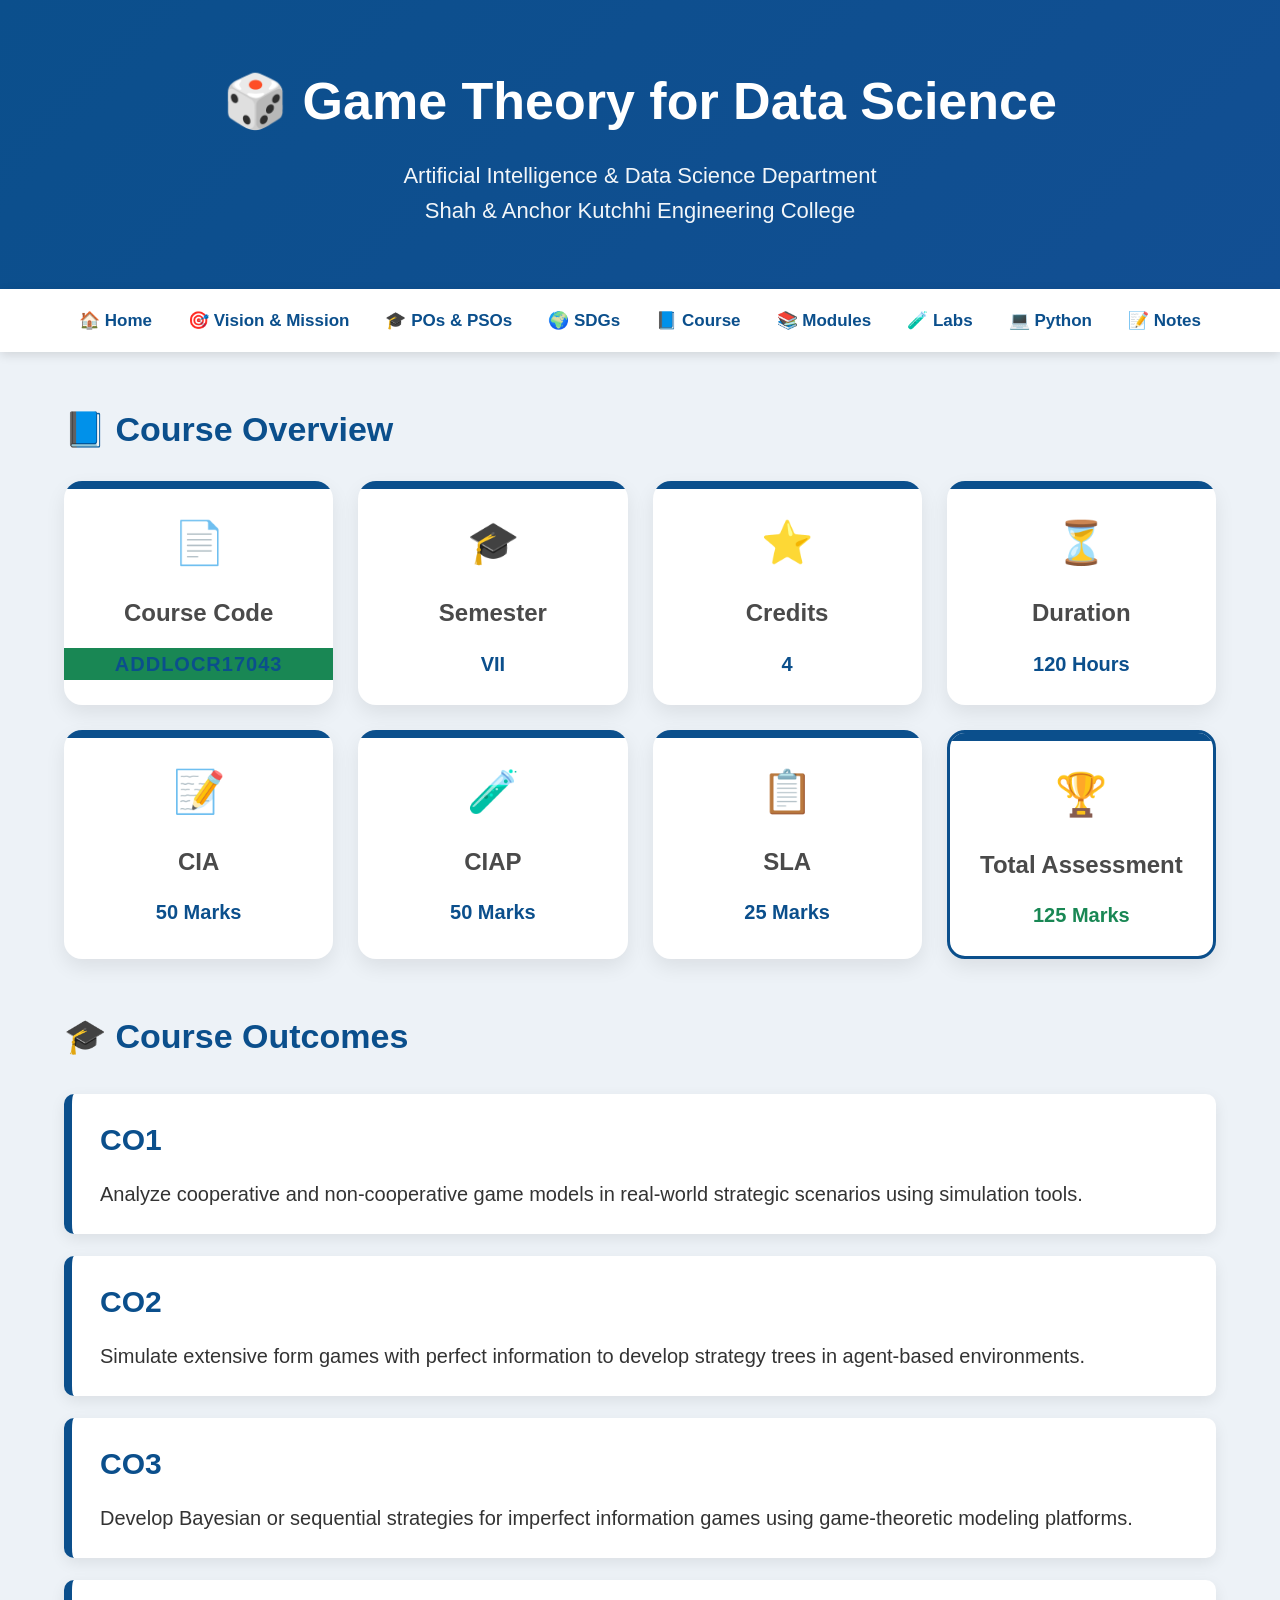
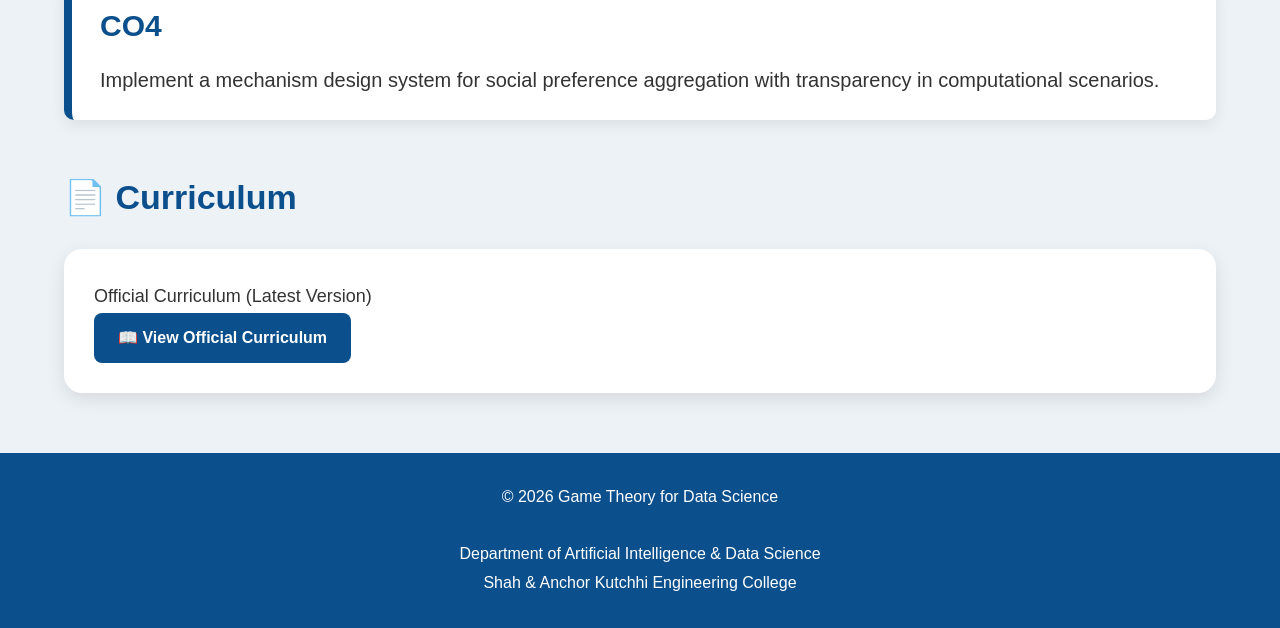
<file: pages/course.html>
<!DOCTYPE html>
<html lang="en">

<head>

    <meta charset="UTF-8">
    <meta name="viewport" content="width=device-width, initial-scale=1.0">

    <title>Course Information | Game Theory for Data Science</title>

    <link rel="stylesheet" href="../css/style.css">

</head>

<body>

<!-- ================= HEADER ================= -->
<header>

<div class="hero">

<h1>🎲 Game Theory for Data Science</h1>

<p>
Artificial Intelligence & Data Science Department
<br>
Shah & Anchor Kutchhi Engineering College
</p>

</div>

</header>

<!-- ================= NAVIGATION ================= -->
<nav>

<ul>

<li><a href="../index.html">🏠 Home</a></li>
<li><a href="vision.html">🎯 Vision & Mission</a></li>
<li><a href="outcomes.html">🎓 POs & PSOs</a></li>
<li><a href="sdgs.html">🌍 SDGs</a></li>
<li><a href="course.html">📘 Course</a></li>
<li><a href="modules.html">📚 Modules</a></li>
<li><a href="labs.html">🧪 Labs</a></li>
<li><a href="python.html">💻 Python</a></li>
<li><a href="notes.html">📝 Notes</a></li>


</ul>

</nav>

<section>

<h2>📘 Course Overview</h2>

<div class="overview-grid">

    <div class="overview-card">
        <div class="card-top"></div>
        <div class="icon">📄</div>
        <div class="label">Course Code</div>
        <div class="value code">ADDLOCR17043</div>
    </div>

    <div class="overview-card">
        <div class="card-top"></div>
        <div class="icon">🎓</div>
        <div class="label">Semester</div>
        <div class="value number">VII</div>
    </div>

    <div class="overview-card">
        <div class="card-top"></div>
        <div class="icon">⭐</div>
        <div class="label">Credits</div>
        <div class="value number">4</div>
    </div>

<!-- SECOND ROW -->




    <div class="overview-card">
        <div class="card-top"></div>
        <div class="icon">⏳</div>
        <div class="label">Duration</div>
        <div class="value duration">120 Hours</div>
    </div>

    <div class="overview-card">
        <div class="card-top"></div>
        <div class="icon">📝</div>
        <div class="label">CIA</div>
        <div class="value assessment">50 Marks</div>
    </div>

    <div class="overview-card">
        <div class="card-top"></div>
        <div class="icon">🧪</div>
        <div class="label">CIAP</div>
        <div class="value assessment">50 Marks</div>
    </div>

    <div class="overview-card">
        <div class="card-top"></div>
        <div class="icon">📋</div>
        <div class="label">SLA</div>
        <div class="value assessment">25 Marks</div>
    </div>

    <div class="overview-card highlight">
        <div class="card-top"></div>
        <div class="icon">🏆</div>
        <div class="label">Total Assessment</div>
        <div class="value assessment">125 Marks</div>
    </div>

</div>

</section>




<!-- ================= COURSE OUTCOMES ================= -->
<section>

<h2>🎓 Course Outcomes</h2>

<div class="co-list">

<div class="co-item">

<h3>CO1</h3>

<p>
Analyze cooperative and non-cooperative game models in real-world strategic scenarios using simulation tools.
</p>

</div>

<div class="co-item">

<h3>CO2</h3>

<p>
Simulate extensive form games with perfect information to develop strategy trees in agent-based environments.
</p>

</div>

<div class="co-item">

<h3>CO3</h3>

<p>
Develop Bayesian or sequential strategies for imperfect information games using game-theoretic modeling platforms.
</p>

</div>

<div class="co-item">

<h3>CO4</h3>

<p>
Implement a mechanism design system for social preference aggregation with transparency in computational scenarios.
</p>

</div>

</div>

</section>

<!-- ================= CURRICULUM ================= -->

<section>

<h2>📄 Curriculum</h2>

<div class="content-card">

<p>
Official Curriculum (Latest Version)
</p>

<a href="https://sakec-my.sharepoint.com/personal/bhagyashreen814_sakec_onmicrosoft_com/_layouts/15/onedrive.aspx?id=%2Fpersonal%2Fbhagyashreen814%5Fsakec%5Fonmicrosoft%5Fcom%2FDocuments%2FFinal%20Syllabus%20%5FNEP%5F2025%2D2026%2FNBA%20Syllabus%20Year%20wise%2FUG%5F2023%2D2027%2F23%20June%5FUpdated%5F2023%2D2027%20Batch%5Ffinal%2Epdf&parent=%2Fpersonal%2Fbhagyashreen814%5Fsakec%5Fonmicrosoft%5Fcom%2FDocuments%2FFinal%20Syllabus%20%5FNEP%5F2025%2D2026%2FNBA%20Syllabus%20Year%20wise%2FUG%5F2023%2D2027&ga=1"
target="_blank"
class="btn">

📖 View Official Curriculum

</a>

</div>

</section>


<!-- ================= FOOTER ================= -->

<footer>

<p>

© 2026 Game Theory for Data Science

<br><br>

Department of Artificial Intelligence & Data Science

<br>

Shah & Anchor Kutchhi Engineering College

</p>

</footer>

</body>

</html>
</file>
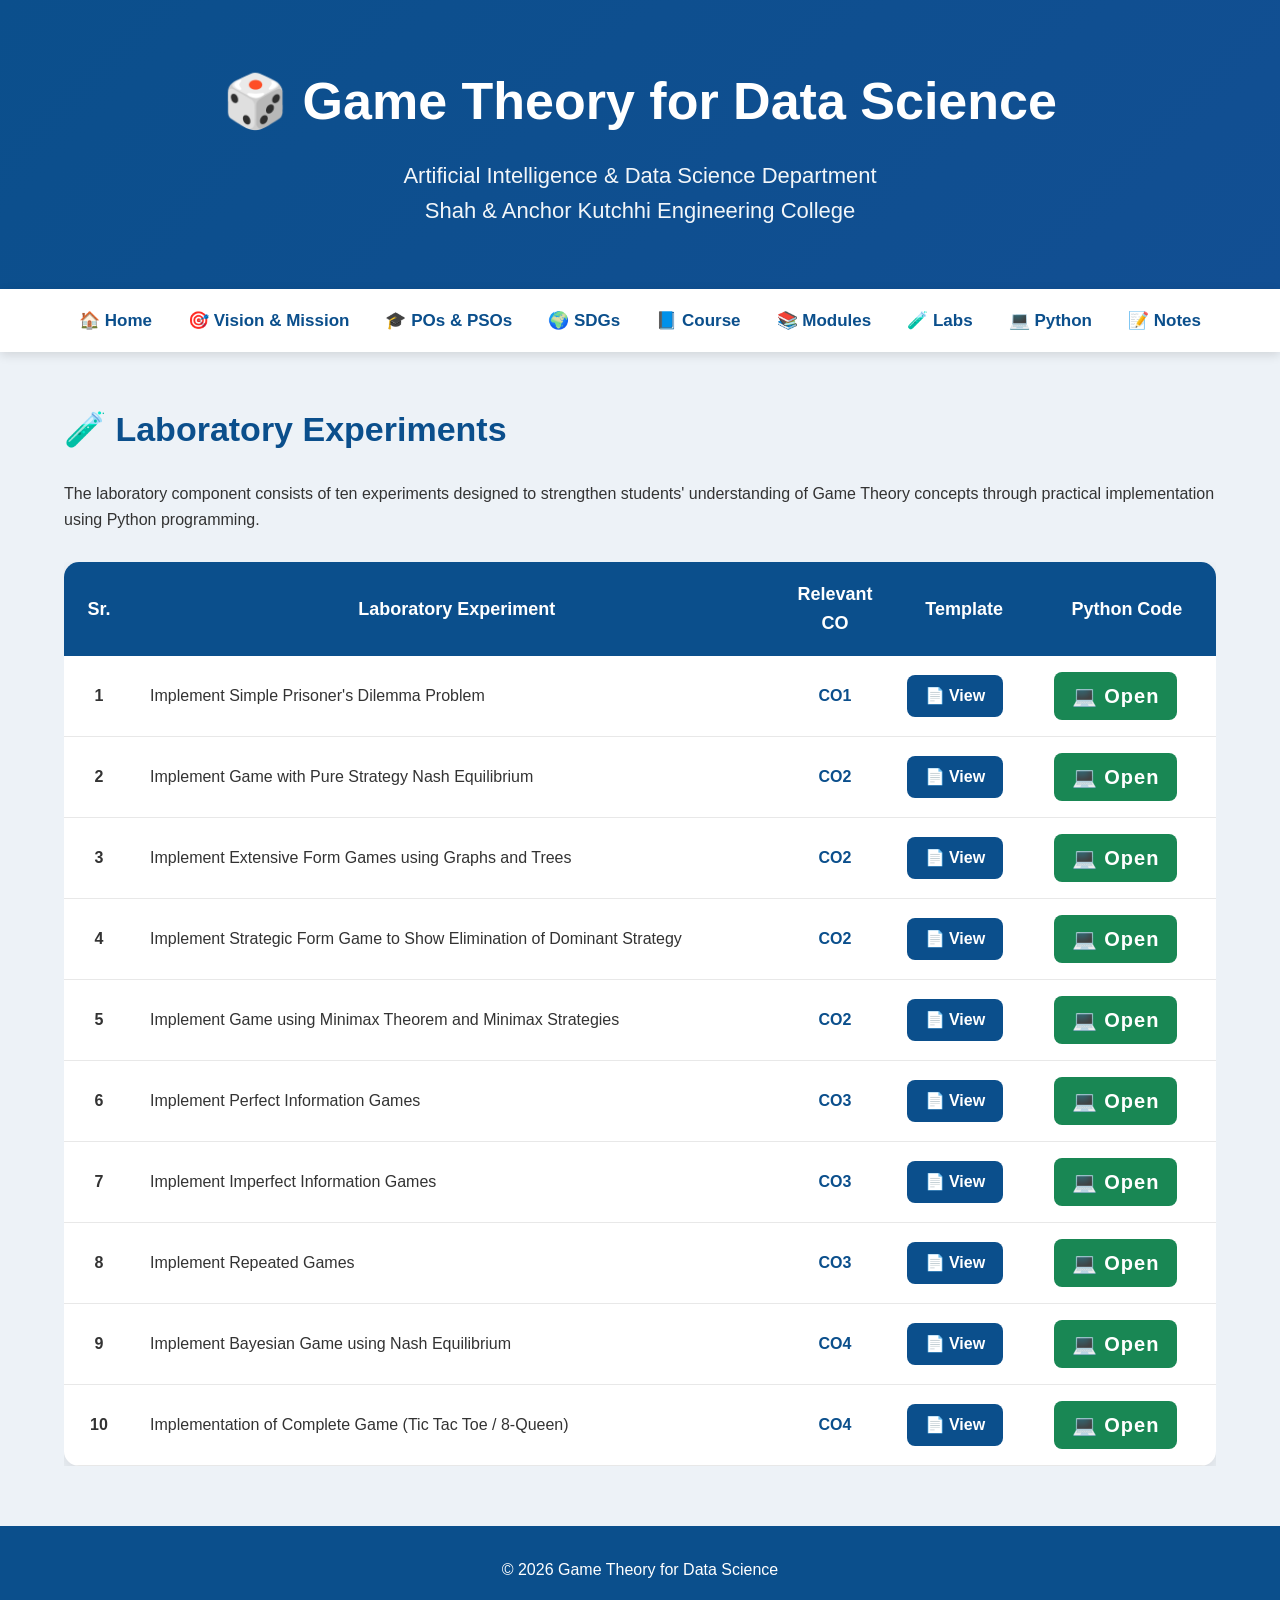
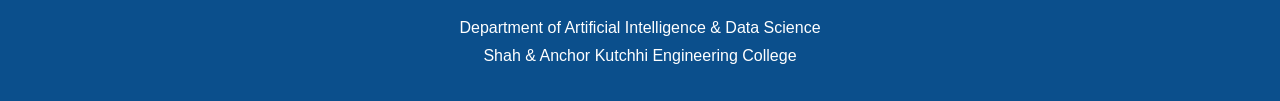
<file: pages/labs.html>
<!DOCTYPE html>
<html lang="en">

<head>

<meta charset="UTF-8">
<meta name="viewport" content="width=device-width, initial-scale=1.0">

<title>Laboratory | Game Theory for Data Science</title>

<link rel="stylesheet" href="../css/style.css">

</head>

<body>

<!-- ================= HEADER ================= -->

<header>

<div class="hero">

<h1>🎲 Game Theory for Data Science</h1>

<p>
Artificial Intelligence & Data Science Department
<br>
Shah & Anchor Kutchhi Engineering College
</p>

</div>

</header>

<!-- ================= NAVIGATION ================= -->

<nav>

<ul>

<li><a href="../index.html">🏠 Home</a></li>
<li><a href="vision.html">🎯 Vision & Mission</a></li>
<li><a href="outcomes.html">🎓 POs & PSOs</a></li>
<li><a href="sdgs.html">🌍 SDGs</a></li>
<li><a href="course.html">📘 Course</a></li>
<li><a href="modules.html">📚 Modules</a></li>
<li><a href="labs.html">🧪 Labs</a></li>
<li><a href="python.html">💻 Python</a></li>
<li><a href="notes.html">📝 Notes</a></li>



</ul>

</nav>

<!-- ================= LAB EXPERIMENTS ================= -->

<section>

<h2>🧪 Laboratory Experiments</h2>

<p class="section-text">

The laboratory component consists of ten experiments designed to strengthen students' understanding of Game Theory concepts through practical implementation using Python programming.

</p>

<div class="table-container">

<table class="lab-table">

<thead>

<tr>

<th>Sr.</th>

<th>Laboratory Experiment</th>

<th>Relevant CO</th>

<th>Template </th>

<th>Python Code</th>

</tr>

</thead>

<tbody>

<tr>

<td>1</td>

<td>Implement Simple Prisoner's Dilemma Problem</td>

<td>CO1</td>

<td><a href="../labs/Experiment1.pdf" class="table-btn">📄 View</a></td>

<td><a href="../python/Experiment1.py" class="table-btn code">💻 Open</a></td>

</tr>

<tr>

<td>2</td>

<td>Implement Game with Pure Strategy Nash Equilibrium</td>

<td>CO2</td>

<td><a href="../labs/Experiment2.pdf" class="table-btn">📄 View</a></td>

<td><a href="../python/Experiment2.py" class="table-btn code">💻 Open</a></td>

</tr>

<tr>

<td>3</td>

<td>Implement Extensive Form Games using Graphs and Trees</td>

<td>CO2</td>

<td><a href="../labs/Experiment3.pdf" class="table-btn">📄 View</a></td>

<td><a href="../python/Experiment3.py" class="table-btn code">💻 Open</a></td>

</tr>

<tr>

<td>4</td>

<td>Implement Strategic Form Game to Show Elimination of Dominant Strategy</td>

<td>CO2</td>

<td><a href="../labs/Experiment4.pdf" class="table-btn">📄 View</a></td>

<td><a href="../python/Experiment4.py" class="table-btn code">💻 Open</a></td>

</tr>

<tr>

<td>5</td>

<td>Implement Game using Minimax Theorem and Minimax Strategies</td>

<td>CO2</td>

<td><a href="../labs/Experiment5.pdf" class="table-btn">📄 View</a></td>

<td><a href="../python/Experiment5.py" class="table-btn code">💻 Open</a></td>

</tr>

<tr>

<td>6</td>

<td>Implement Perfect Information Games</td>

<td>CO3</td>

<td><a href="../labs/Experiment6.pdf" class="table-btn">📄 View</a></td>

<td><a href="../python/Experiment6.py" class="table-btn code">💻 Open</a></td>

</tr>

<tr>

<td>7</td>

<td>Implement Imperfect Information Games</td>

<td>CO3</td>

<td><a href="../labs/Experiment7.pdf" class="table-btn">📄 View</a></td>

<td><a href="../python/Experiment7.py" class="table-btn code">💻 Open</a></td>

</tr>

<tr>

<td>8</td>

<td>Implement Repeated Games</td>

<td>CO3</td>

<td><a href="../labs/Experiment8.pdf" class="table-btn">📄 View</a></td>

<td><a href="../python/Experiment8.py" class="table-btn code">💻 Open</a></td>

</tr>

<tr>

<td>9</td>

<td>Implement Bayesian Game using Nash Equilibrium</td>

<td>CO4</td>

<td><a href="../labs/Experiment9.pdf" class="table-btn">📄 View</a></td>

<td><a href="../python/Experiment9.py" class="table-btn code">💻 Open</a></td>

</tr>

<tr>

<td>10</td>

<td>Implementation of Complete Game (Tic Tac Toe / 8-Queen)</td>

<td>CO4</td>

<td><a href="../labs/Experiment10.pdf" class="table-btn">📄 View</a></td>

<td><a href="../python/Experiment10.py" class="table-btn code">💻 Open</a></td>

</tr>

</tbody>

</table>

</div>

</section>

<!-- ================= FOOTER ================= -->

<footer>

<p>

© 2026 Game Theory for Data Science

<br><br>

Department of Artificial Intelligence & Data Science

<br>

Shah & Anchor Kutchhi Engineering College

</p>

</footer>

</body>

</html>
</file>
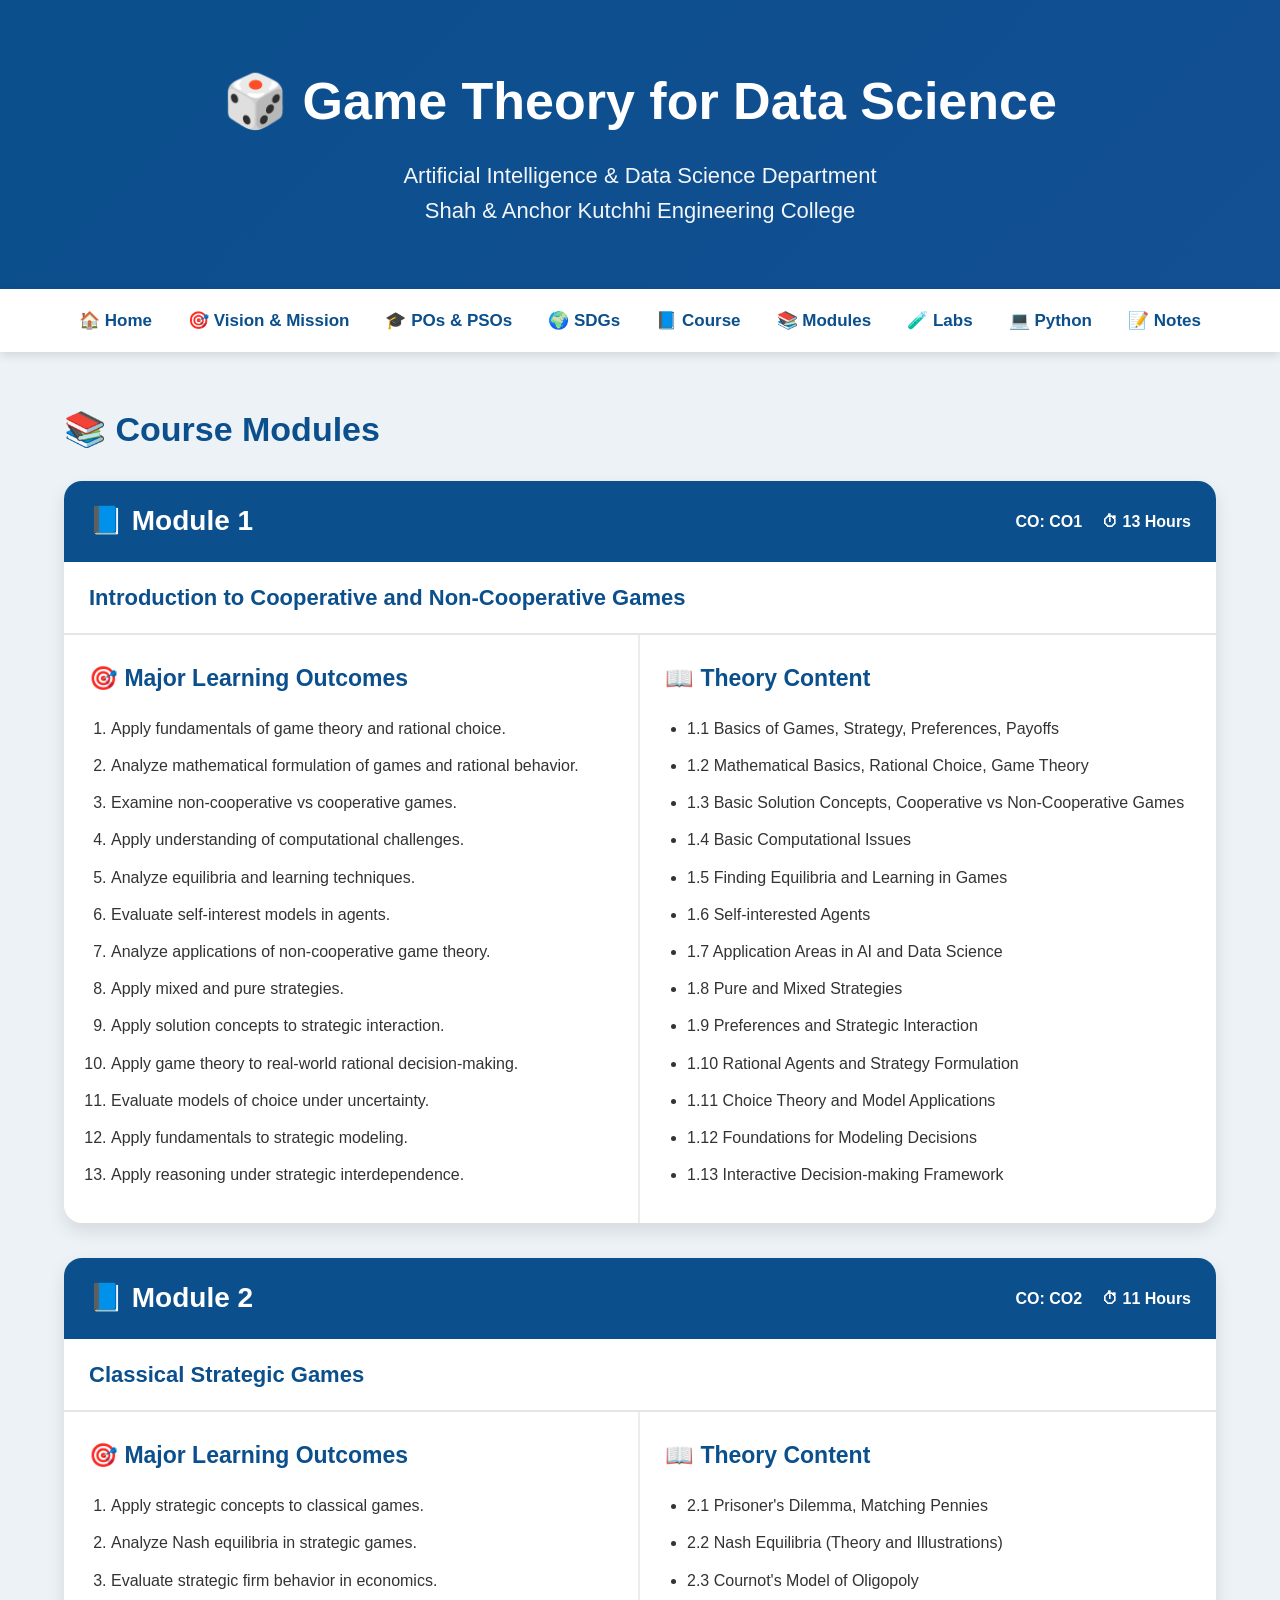
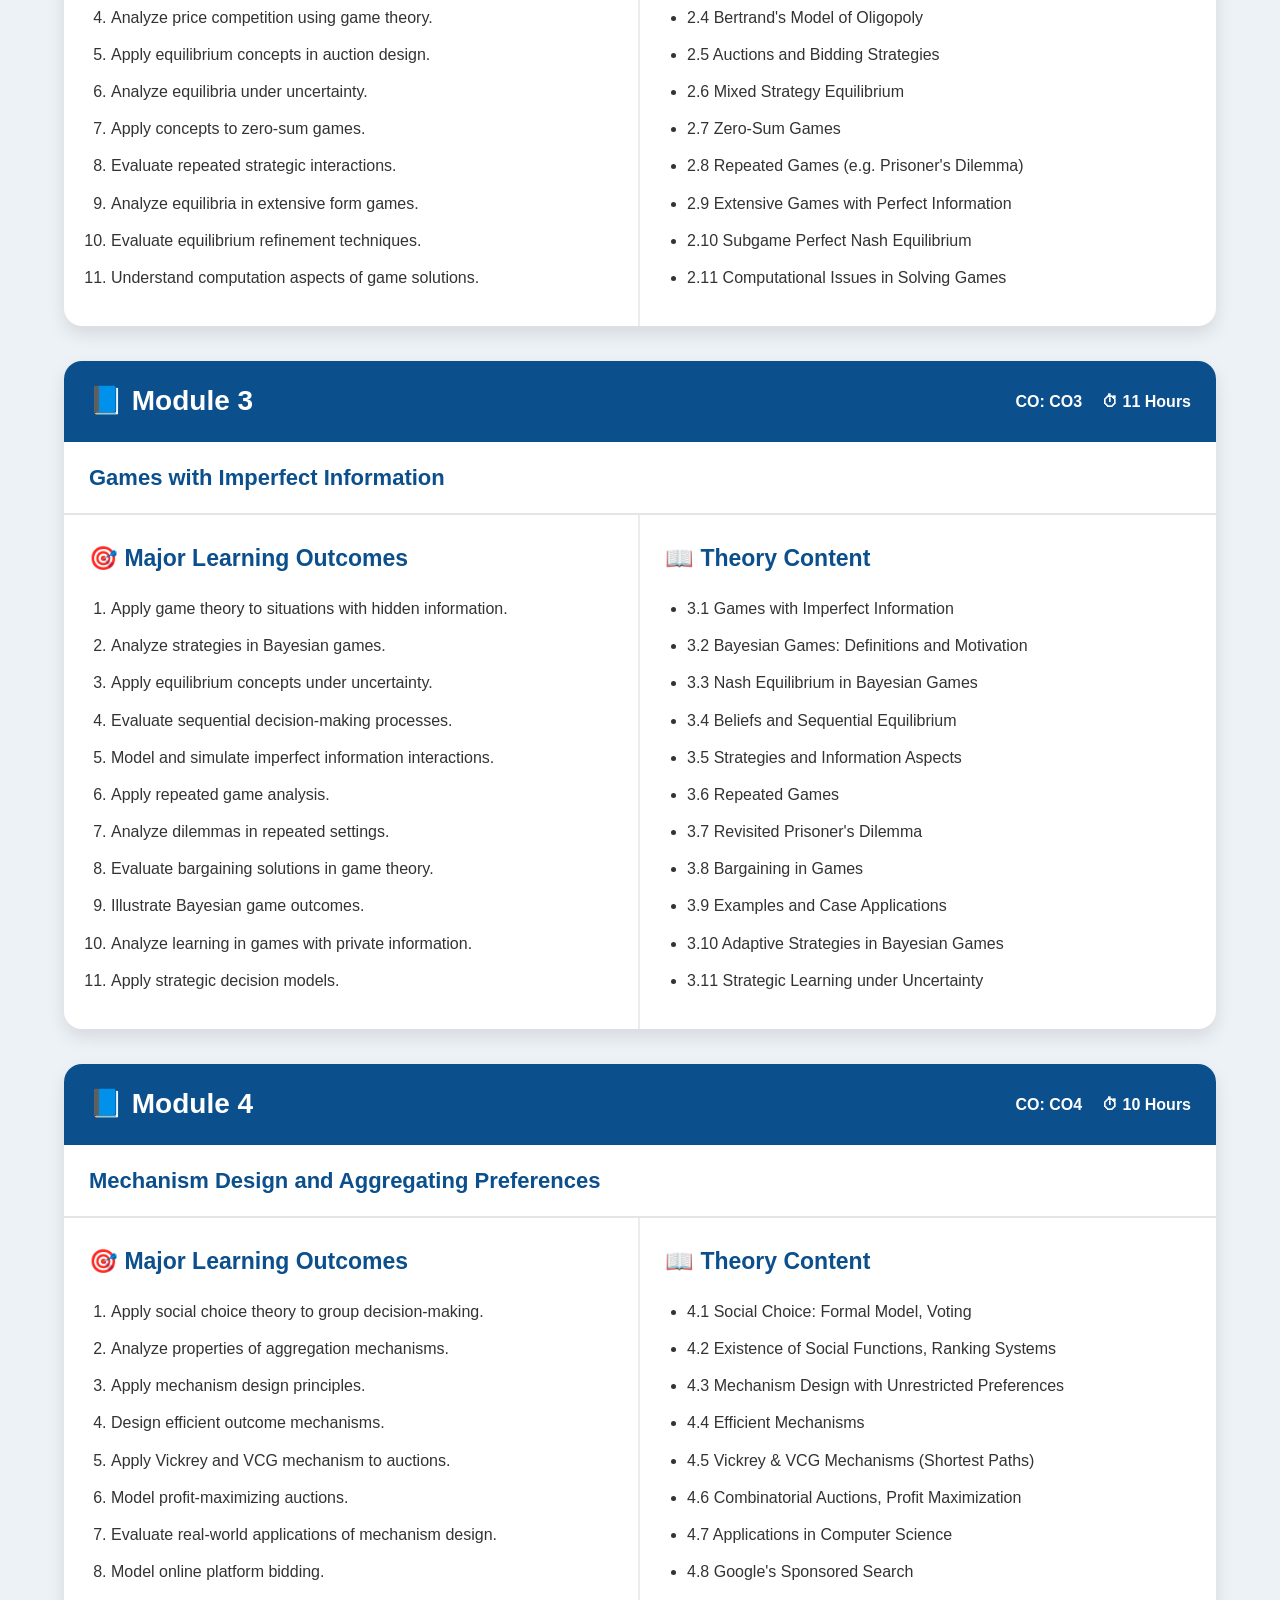
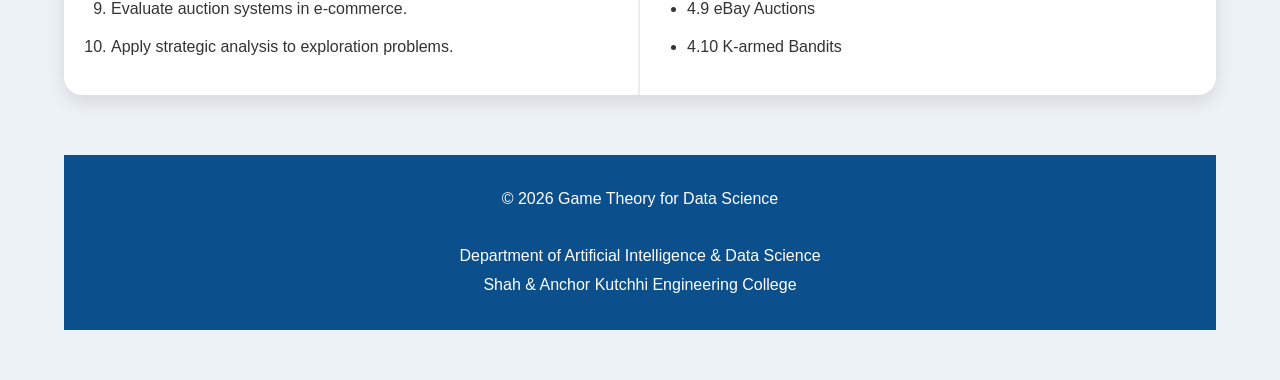
<file: pages/modules.html>
<!DOCTYPE html>
<html lang="en">

<head>

<meta charset="UTF-8">
<meta name="viewport" content="width=device-width, initial-scale=1.0">

<title>Course Modules | Game Theory for Data Science</title>

<link rel="stylesheet" href="../css/style.css">

</head>

<body>

<!-- ================= HEADER ================= -->

<header>

<div class="hero">

<h1>🎲 Game Theory for Data Science</h1>

<p>
Artificial Intelligence & Data Science Department
<br>
Shah & Anchor Kutchhi Engineering College
</p>

</div>

</header>

<!-- ================= NAVIGATION ================= -->

<nav>

<ul>

<li><a href="../index.html">🏠 Home</a></li>
<li><a href="vision.html">🎯 Vision & Mission</a></li>
<li><a href="outcomes.html">🎓 POs & PSOs</a></li>
<li><a href="sdgs.html">🌍 SDGs</a></li>
<li><a href="course.html">📘 Course</a></li>
<li><a href="modules.html">📚 Modules</a></li>
<li><a href="labs.html">🧪 Labs</a></li>
<li><a href="python.html">💻 Python</a></li>
<li><a href="notes.html">📝 Notes</a></li>



</ul>

</nav>

<!-- ======================================================= -->

<section>

<h2>📚 Course Modules</h2>

<!-- ===================================================== -->
<!-- MODULE 1 -->
<!-- ===================================================== -->

<div class="module-card">

    <div class="module-header">

        <div class="module-title">
            📘 Module 1
        </div>

        <div class="module-info">
            <span><strong>CO:</strong> CO1</span>
            <span>⏱ <strong>13 Hours</strong></span>
        </div>

    </div>

    <div class="module-subtitle">
        Introduction to Cooperative and Non-Cooperative Games
    </div>

    <div class="module-grid">

        <!-- ================= LEFT ================= -->

        <div class="module-column">

            <h4>🎯 Major Learning Outcomes</h4>

            <ol>

                <li>Apply fundamentals of game theory and rational choice.</li>

                <li>Analyze mathematical formulation of games and rational behavior.</li>

                <li>Examine non-cooperative vs cooperative games.</li>

                <li>Apply understanding of computational challenges.</li>

                <li>Analyze equilibria and learning techniques.</li>

                <li>Evaluate self-interest models in agents.</li>

                <li>Analyze applications of non-cooperative game theory.</li>

                <li>Apply mixed and pure strategies.</li>

                <li>Apply solution concepts to strategic interaction.</li>

                <li>Apply game theory to real-world rational decision-making.</li>

                <li>Evaluate models of choice under uncertainty.</li>

                <li>Apply fundamentals to strategic modeling.</li>

                <li>Apply reasoning under strategic interdependence.</li>

            </ol>

        </div>

        <!-- ================= RIGHT ================= -->

        <div class="module-column">

            <h4>📖 Theory Content</h4>

            <ul>

                <li>1.1 Basics of Games, Strategy, Preferences, Payoffs</li>

                <li>1.2 Mathematical Basics, Rational Choice, Game Theory</li>

                <li>1.3 Basic Solution Concepts, Cooperative vs Non-Cooperative Games</li>

                <li>1.4 Basic Computational Issues</li>

                <li>1.5 Finding Equilibria and Learning in Games</li>

                <li>1.6 Self-interested Agents</li>

                <li>1.7 Application Areas in AI and Data Science</li>

                <li>1.8 Pure and Mixed Strategies</li>

                <li>1.9 Preferences and Strategic Interaction</li>

                <li>1.10 Rational Agents and Strategy Formulation</li>

                <li>1.11 Choice Theory and Model Applications</li>

                <li>1.12 Foundations for Modeling Decisions</li>

                <li>1.13 Interactive Decision-making Framework</li>

            </ul>

        </div>

    </div>

</div>

<!-- ===================================================== -->
<!-- MODULE 2 -->
<!-- ===================================================== -->

<div class="module-card">

<div class="module-header">

<div class="module-title">
📘 Module 2
</div>

<div class="module-info">
<span><strong>CO:</strong> CO2</span>
<span>⏱ <strong>11 Hours</strong></span>
</div>

</div>

<div class="module-subtitle">
Classical Strategic Games
</div>

<div class="module-grid">

<div class="module-column">

<h4>🎯 Major Learning Outcomes</h4>

<ol>

<li>Apply strategic concepts to classical games.</li>

<li>Analyze Nash equilibria in strategic games.</li>

<li>Evaluate strategic firm behavior in economics.</li>

<li>Analyze price competition using game theory.</li>

<li>Apply equilibrium concepts in auction design.</li>

<li>Analyze equilibria under uncertainty.</li>

<li>Apply concepts to zero-sum games.</li>

<li>Evaluate repeated strategic interactions.</li>

<li>Analyze equilibria in extensive form games.</li>

<li>Evaluate equilibrium refinement techniques.</li>

<li>Understand computation aspects of game solutions.</li>

</ol>

</div>

<div class="module-column">

<h4>📖 Theory Content</h4>

<ul>


<li>2.1 Prisoner's Dilemma, Matching Pennies</li>

<li>2.2 Nash Equilibria (Theory and Illustrations)</li>

<li>2.3 Cournot's Model of Oligopoly</li>

<li>2.4 Bertrand's Model of Oligopoly</li>

<li>2.5 Auctions and Bidding Strategies</li>

<li>2.6 Mixed Strategy Equilibrium</li>

<li>2.7 Zero-Sum Games</li>

<li>2.8 Repeated Games (e.g. Prisoner's Dilemma)</li>

<li>2.9 Extensive Games with Perfect Information</li>

<li>2.10 Subgame Perfect Nash Equilibrium</li>

<li>2.11 Computational Issues in Solving Games</li>

</ul>

</div>

</div>

</div>


<!-- ===================================================== -->
<!-- MODULE 3 -->
<!-- ===================================================== -->

<div class="module-card">

<div class="module-header">

<div class="module-title">
📘 Module 3
</div>

<div class="module-info">
<span><strong>CO:</strong> CO3</span>
<span>⏱ <strong>11 Hours</strong></span>
</div>

</div>

<div class="module-subtitle">
Games with Imperfect Information
</div>

<div class="module-grid">

<div class="module-column">

<h4>🎯 Major Learning Outcomes</h4>

<ol>

<li>Apply game theory to situations with hidden information.</li>

<li>Analyze strategies in Bayesian games.</li>

<li>Apply equilibrium concepts under uncertainty.</li>

<li>Evaluate sequential decision-making processes.</li>

<li>Model and simulate imperfect information interactions.</li>

<li>Apply repeated game analysis.</li>

<li>Analyze dilemmas in repeated settings.</li>

<li>Evaluate bargaining solutions in game theory.</li>

<li>Illustrate Bayesian game outcomes.</li>

<li>Analyze learning in games with private information.</li>

<li>Apply strategic decision models.</li>

</ol>

</div>

<div class="module-column">

<h4>📖 Theory Content</h4>

<ul>


<li>3.1 Games with Imperfect Information</li>

<li>3.2 Bayesian Games: Definitions and Motivation</li>

<li>3.3 Nash Equilibrium in Bayesian Games</li>

<li>3.4 Beliefs and Sequential Equilibrium</li>

<li>3.5 Strategies and Information Aspects</li>

<li>3.6 Repeated Games</li>

<li>3.7 Revisited Prisoner's Dilemma</li>

<li>3.8 Bargaining in Games</li>

<li>3.9 Examples and Case Applications</li>

<li>3.10 Adaptive Strategies in Bayesian Games</li>

<li>3.11 Strategic Learning under Uncertainty</li>

</ul>

</div>

</div>

</div>

<!-- ===================================================== -->
<!-- MODULE 4 -->
<!-- ===================================================== -->

<div class="module-card">

<div class="module-header">

<div class="module-title">
📘 Module 4
</div>

<div class="module-info">
<span><strong>CO:</strong> CO4</span>
<span>⏱ <strong>10 Hours</strong></span>
</div>

</div>

<div class="module-subtitle">
Mechanism Design and Aggregating Preferences
</div>

<div class="module-grid">

<div class="module-column">

<h4>🎯 Major Learning Outcomes</h4>

<ol>

<li>Apply social choice theory to group decision-making.</li>

<li>Analyze properties of aggregation mechanisms.</li>

<li>Apply mechanism design principles.</li>

<li>Design efficient outcome mechanisms.</li>

<li>Apply Vickrey and VCG mechanism to auctions.</li>

<li>Model profit-maximizing auctions.</li>

<li>Evaluate real-world applications of mechanism design.</li>

<li>Model online platform bidding.</li>

<li>Evaluate auction systems in e-commerce.</li>

<li>Apply strategic analysis to exploration problems.</li>

</ol>

</div>

<div class="module-column">

<h4>📖 Theory Content</h4>

<ul>

<li>4.1 Social Choice: Formal Model, Voting</li>

<li>4.2 Existence of Social Functions, Ranking Systems</li>

<li>4.3 Mechanism Design with Unrestricted Preferences</li>

<li>4.4 Efficient Mechanisms</li>

<li>4.5 Vickrey & VCG Mechanisms (Shortest Paths)</li>

<li>4.6 Combinatorial Auctions, Profit Maximization</li>

<li>4.7 Applications in Computer Science</li>

<li>4.8 Google's Sponsored Search</li>

<li>4.9 eBay Auctions</li>

<li>4.10 K-armed Bandits</li>

</ul>

</div>

</div>

</div>


<!-- ================= FOOTER ================= -->

<footer>

<p>

© 2026 Game Theory for Data Science

<br><br>

Department of Artificial Intelligence & Data Science

<br>

Shah & Anchor Kutchhi Engineering College

</p>

</footer>

</body>
</html>
</file>
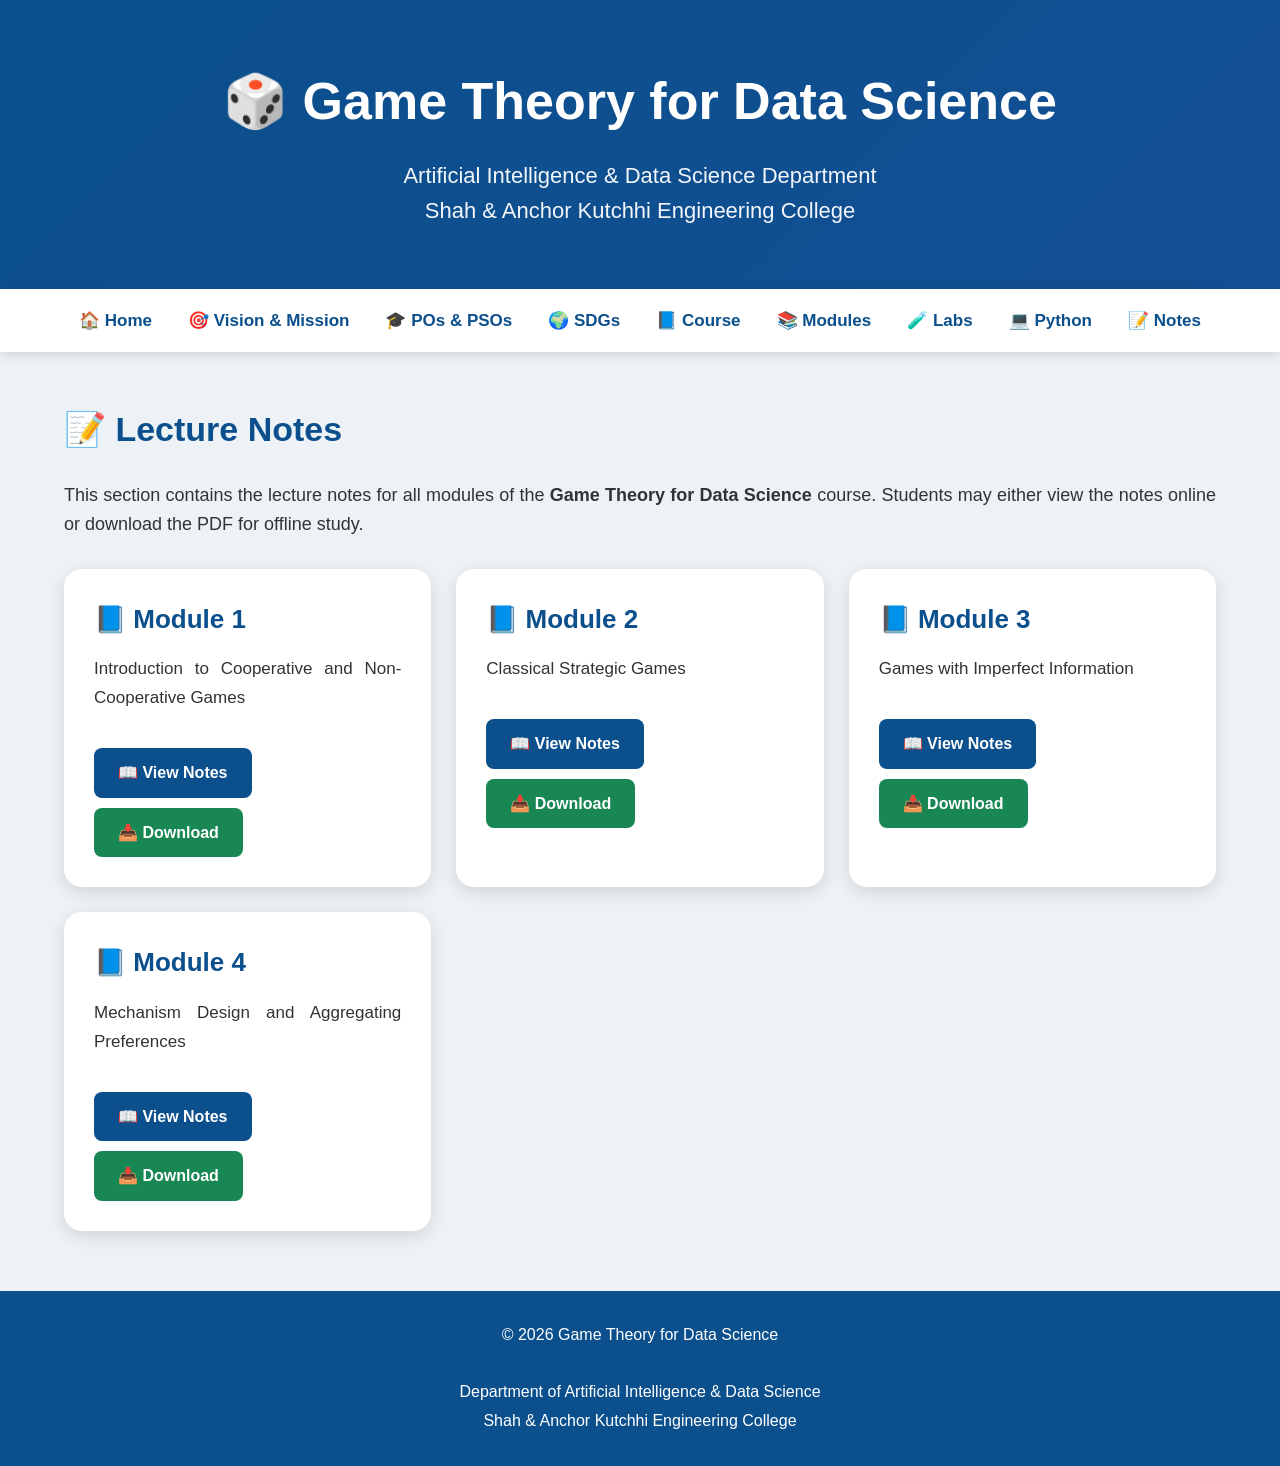
<file: pages/notes.html>
<!DOCTYPE html>
<html lang="en">

<head>

<meta charset="UTF-8">
<meta name="viewport" content="width=device-width, initial-scale=1.0">

<title>Lecture Notes | Game Theory for Data Science</title>

<link rel="stylesheet" href="../css/style.css">

</head>

<body>

<!-- ===================================================== -->
<!-- HEADER -->
<!-- ===================================================== -->

<header>

<div class="hero">

<h1>🎲 Game Theory for Data Science</h1>

<p>

Artificial Intelligence & Data Science Department

<br>

Shah & Anchor Kutchhi Engineering College

</p>

</div>

</header>

<!-- ===================================================== -->
<!-- NAVIGATION -->
<!-- ===================================================== -->

<nav>

<ul>

<li><a href="../index.html">🏠 Home</a></li>
<li><a href="vision.html">🎯 Vision & Mission</a></li>
<li><a href="outcomes.html">🎓 POs & PSOs</a></li>
<li><a href="sdgs.html">🌍 SDGs</a></li>
<li><a href="course.html">📘 Course</a></li>
<li><a href="modules.html">📚 Modules</a></li>
<li><a href="labs.html">🧪 Labs</a></li>
<li><a href="python.html">💻 Python</a></li>
<li><a href="notes.html">📝 Notes</a></li>

</ul>

</nav>

<!-- ===================================================== -->
<!-- PAGE TITLE -->
<!-- ===================================================== -->

<section>

<h2>📝 Lecture Notes</h2>

<p style="font-size:18px; text-align:justify; margin-bottom:30px;">

This section contains the lecture notes for all modules of the
<strong>Game Theory for Data Science</strong> course.
Students may either view the notes online or download the PDF for offline study.

</p>

<div class="cards">

<!-- ================= MODULE 1 ================= -->

<div class="card">

<h3>📘 Module 1</h3>

<p>

Introduction to Cooperative and Non-Cooperative Games

</p>

<a class="btn"
href="../notes/GTDS_Module1_Notes.pdf"
target="_blank">

📖 View Notes

</a>

<a class="btn download"
href="../notes/GTDS_Module1_Notes.pdf"
download>

📥 Download

</a>

</div>

<!-- ================= MODULE 2 ================= -->

<div class="card">

<h3>📘 Module 2</h3>

<p>

Classical Strategic Games

</p>

<a class="btn"
href="../notes/GTDS_Module2_Notes.pdf"
target="_blank">

📖 View Notes

</a>

<a class="btn download"
href="../notes/GTDS_Module2_Notes.pdf"
download>

📥 Download

</a>

</div>

<!-- ================= MODULE 3 ================= -->

<div class="card">

<h3>📘 Module 3</h3>

<p>

Games with Imperfect Information

</p>

<a class="btn"
href="../notes/GTDS_Module3_Notes.pdf"
target="_blank">

📖 View Notes

</a>

<a class="btn download"
href="../notes/GTDS_Module3_Notes.pdf"
download>

📥 Download

</a>

</div>

<!-- ================= MODULE 4 ================= -->

<div class="card">

<h3>📘 Module 4</h3>

<p>

Mechanism Design and Aggregating Preferences

</p>

<a class="btn"
href="../notes/GTDS_Module4_Notes.pdf"
target="_blank">

📖 View Notes

</a>

<a class="btn download"
href="../notes/GTDS_Module4_Notes.pdf"
download>

📥 Download

</a>

</div>

</div>

</section>

<!-- ===================================================== -->
<!-- FOOTER -->
<!-- ===================================================== -->

<footer>

<p>

© 2026 Game Theory for Data Science

<br><br>

Department of Artificial Intelligence & Data Science

<br>

Shah & Anchor Kutchhi Engineering College

</p>

</footer>

</body>

</html>
</file>
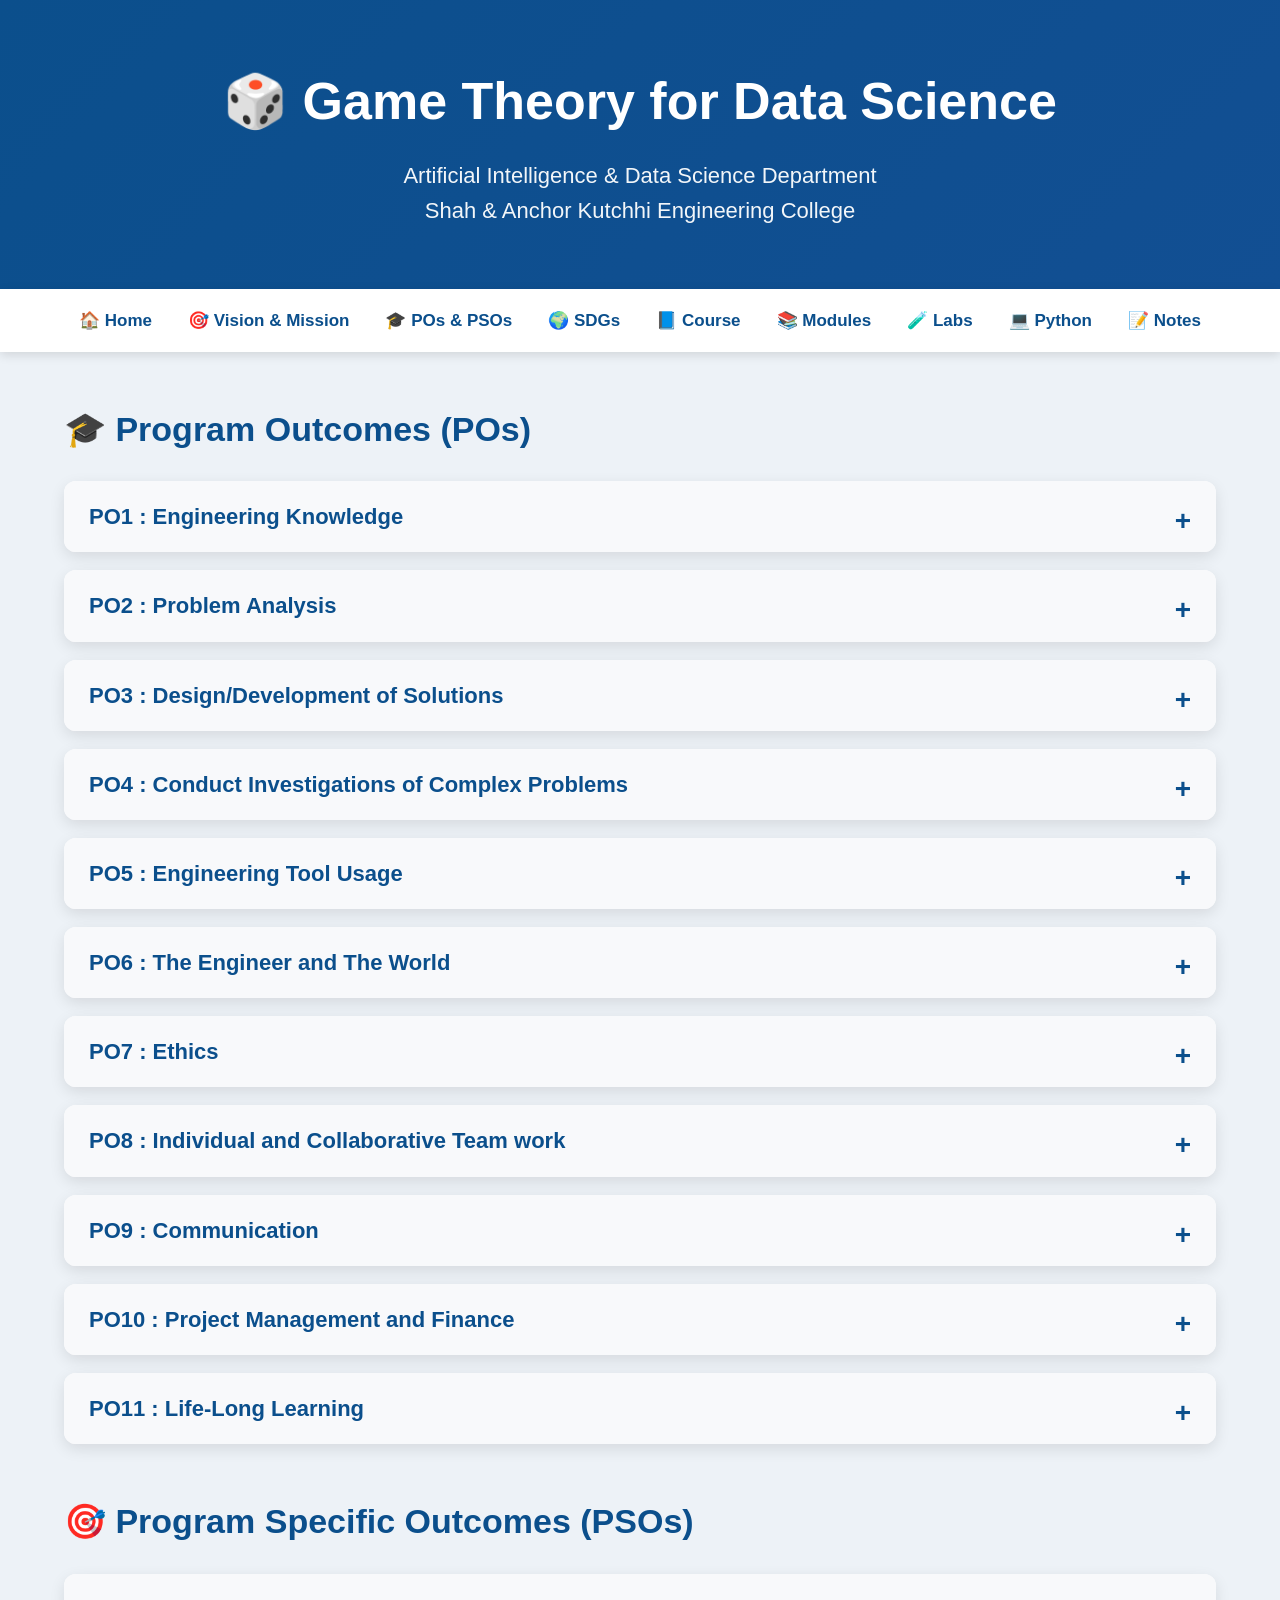
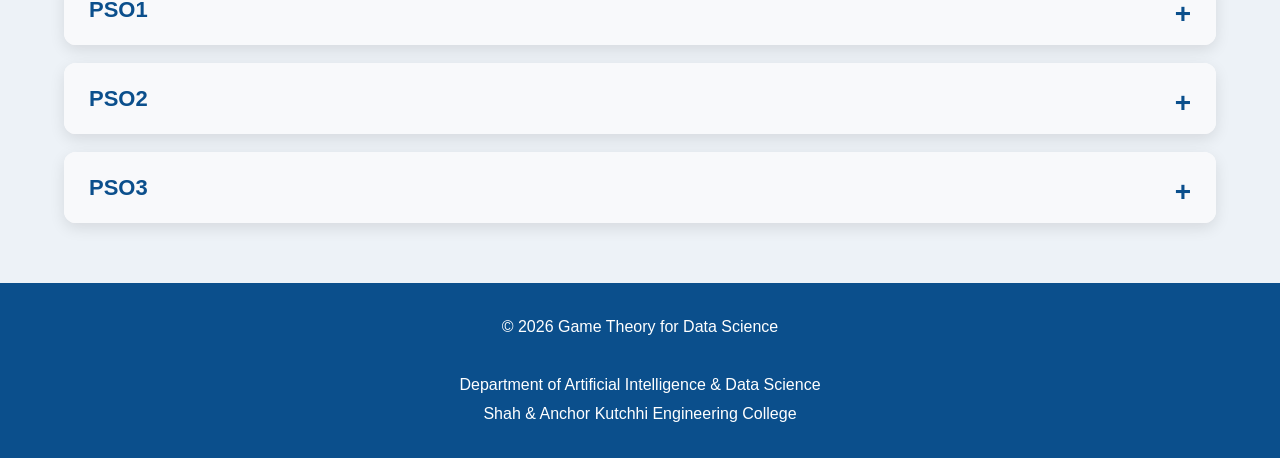
<file: pages/outcomes.html>
<!DOCTYPE html>
<html lang="en">

<head>

<meta charset="UTF-8">
<meta name="viewport" content="width=device-width, initial-scale=1.0">

<title>Program Outcomes | Game Theory for Data Science</title>

<link rel="stylesheet" href="../css/style.css">

</head>

<body>

<!-- ================= HEADER ================= -->

<header>

<div class="hero">

<h1>🎲 Game Theory for Data Science</h1>

<p>
Artificial Intelligence & Data Science Department
<br>
Shah & Anchor Kutchhi Engineering College
</p>

</div>

</header>

<!-- ================= NAVIGATION ================= -->

<nav>

<ul>

<li><a href="../index.html">🏠 Home</a></li>
<li><a href="vision.html">🎯 Vision & Mission</a></li>
<li><a href="outcomes.html">🎓 POs & PSOs</a></li>
<li><a href="sdgs.html">🌍 SDGs</a></li>
<li><a href="course.html">📘 Course</a></li>
<li><a href="modules.html">📚 Modules</a></li>
<li><a href="labs.html">🧪 Labs</a></li>
<li><a href="python.html">💻 Python</a></li>
<li><a href="notes.html">📝 Notes</a></li>


</ul>

</nav>

<section>

<h2>🎓 Program Outcomes (POs)</h2>

<details>
<summary><b>PO1 : Engineering Knowledge</b></summary>

<p>
Apply knowledge of mathematics, natural science, computing, engineering fundamentals and an engineering specialization as specified in WK1 to WK4 respectively to develop to the solution of complex engineering problems.
</p>

</details>

<details>

<summary><b>PO2 : Problem Analysis</b></summary>

<p>

Identify, formulate, review research literature and analyze complex engineering problems reaching substantiated conclusions with consideration for sustainable development. (WK1 to WK4)

</p>

</details>

<details>

<summary><b>PO3 : Design/Development of Solutions</b></summary>

<p>

Design creative solutions for complex engineering problems and design/develop systems/components/processes to meet identified needs with consideration for the public health and safety, whole-life cost, net zero carbon, culture, society and environment as required. (WK5)

</p>

</details>

<details>

<summary><b>PO4 : Conduct Investigations of Complex Problems</b></summary>

<p>

Conduct investigations of complex engineering problems using research-based knowledge including design of experiments, modelling, analysis & interpretation of data to provide valid conclusions. (WK8)

</p>

</details>

<details>

<summary><b>PO5 : Engineering Tool Usage</b></summary>

<p>

Create, select and apply appropriate techniques, resources and modern engineering & IT tools, including prediction and modelling recognizing their limitations to solve complex engineering problems. (WK2 and WK6)

</p>

</details>

<details>

<summary><b>PO6 : The Engineer and The World</b></summary>

<p>

Analyze and evaluate societal and environmental aspects while solving complex engineering problems for its impact on sustainability with reference to economy, health, safety, legal framework, culture and environment. (WK1, WK5, and WK7)

</p>

</details>

<details>

<summary><b>PO7 : Ethics</b></summary>

<p>

Apply ethical principles and commit to professional ethics, human values, diversity and inclusion; adhere to national & international laws. (WK9)

</p>

</details>

<details>

<summary><b>PO8 : Individual and Collaborative Team work</b></summary>

<p>

Function effectively as an individual, and as a member or leader in diverse/multi-disciplinary teams.

</p>

</details>

<details>

<summary><b>PO9 : Communication</b></summary>

<p>

Communicate effectively and inclusively within the engineering community and society at large, such as being able to comprehend and write effective reports and design documentation, make effective presentations considering cultural, language, and learning differences.

</p>

</details>

<details>

<summary><b>PO10 : Project Management and Finance</b></summary>

<p>

Apply knowledge and understanding of engineering management principles and economic decision-making and apply these to one's own work, as a member and leader in a team, and to manage projects and in multidisciplinary environments.

</p>

</details>

<details>

<summary><b>PO11 : Life-Long Learning</b></summary>

<p>

Recognize the need for, and have the preparation and ability for independent and life-long learning, adaptability to new and emerging technologies and critical thinking in the broadest context of technological change. (WK8)

</p>

</details>

</section>

<section>

<h2>🎯 Program Specific Outcomes (PSOs)</h2>

<details>

<summary><b>PSO1</b></summary>

<p>

Ability to analyze and abstract real-world challenges into computational and data-driven models by applying strong mathematical, statistical, and algorithmic foundations to design intelligent AI-based solutions.

</p>

</details>

<details>

<summary><b>PSO2</b></summary>

<p>

Ability to design, optimize, engineer, and operationalize robust and scalable AI-enabled data systems by leveraging computational foundations, data engineering principles, and modern computing infrastructures for reliable industrial and societal applications.

</p>

</details>

<details>

<summary><b>PSO3</b></summary>

<p>

Ability to investigate emerging AI and Data Science domains and develop innovative, ethically responsible, and sustainable solutions through research-oriented and multidisciplinary approaches for impactful societal and industry applications.

</p>

</details>

</section>

<footer>

<p>

© 2026 Game Theory for Data Science

<br><br>

Department of Artificial Intelligence & Data Science

<br>

Shah & Anchor Kutchhi Engineering College

</p>

</footer>

</body>

</html>
</file>
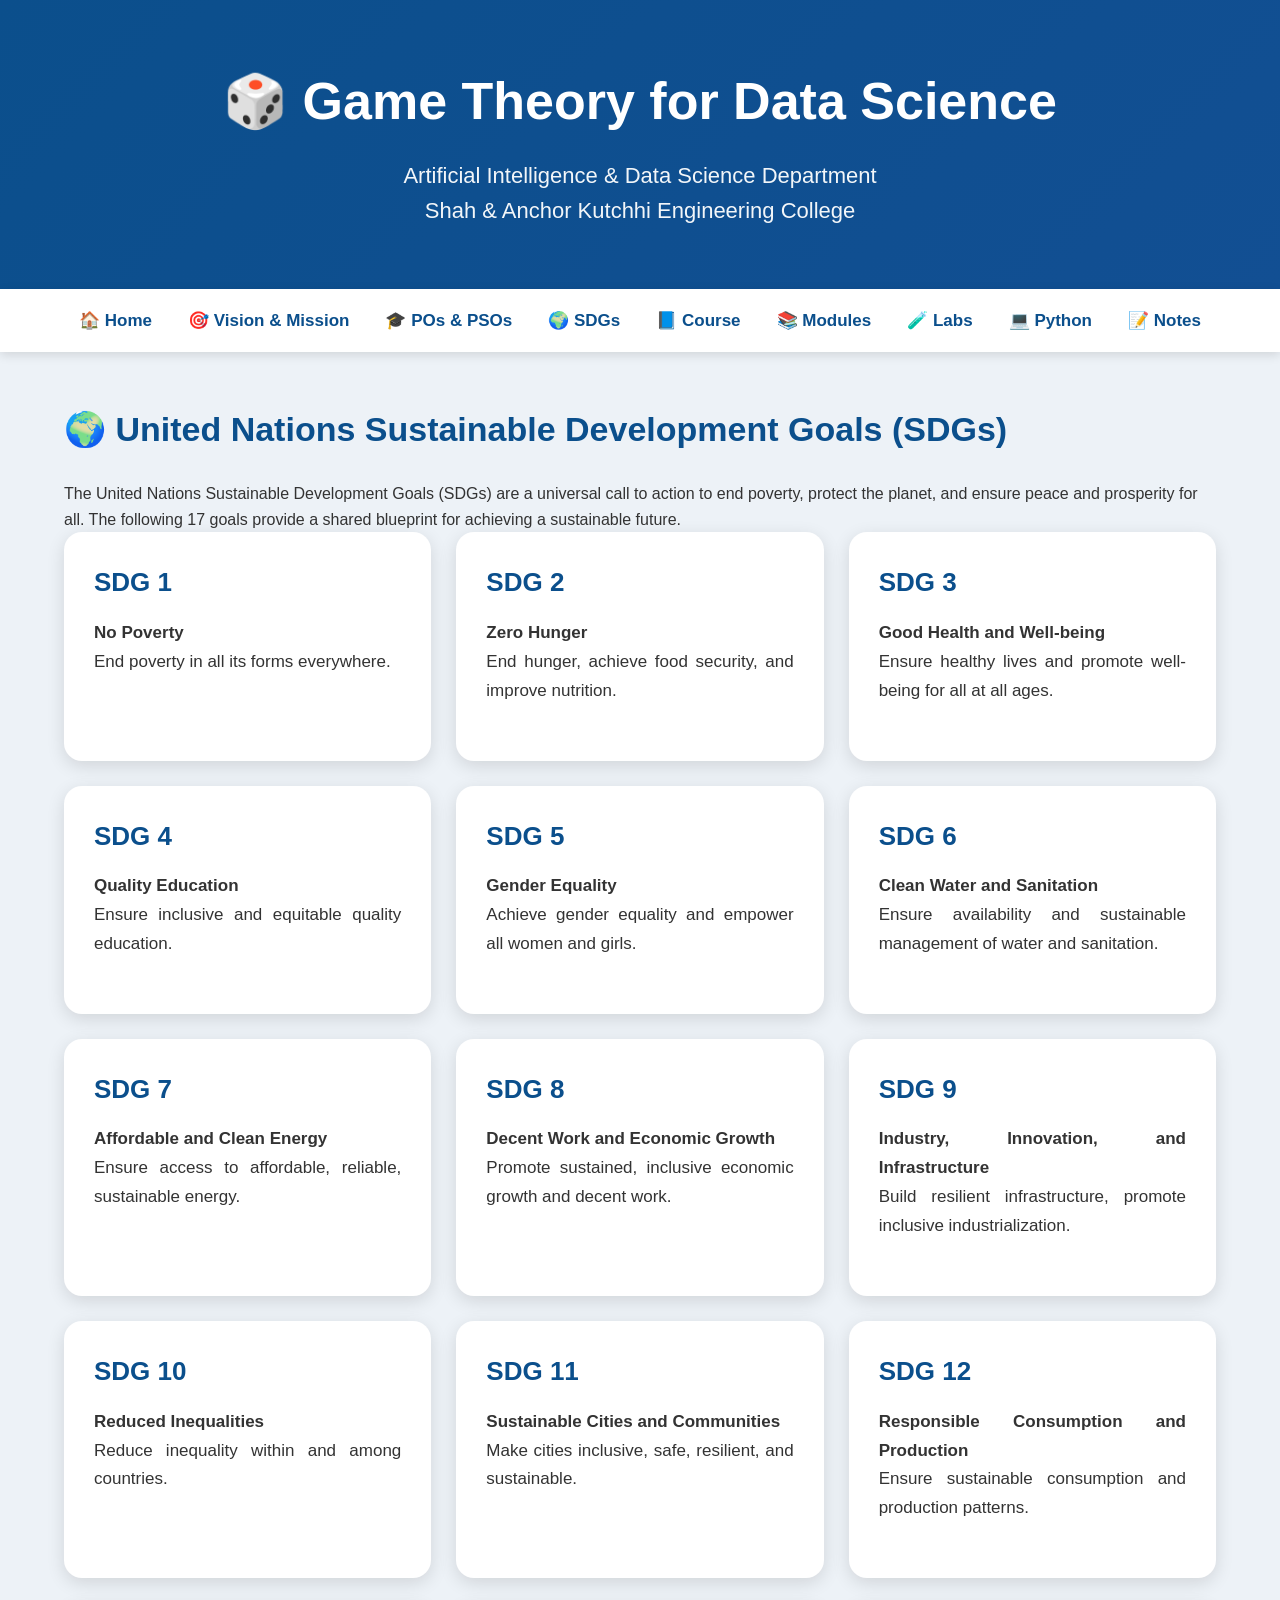
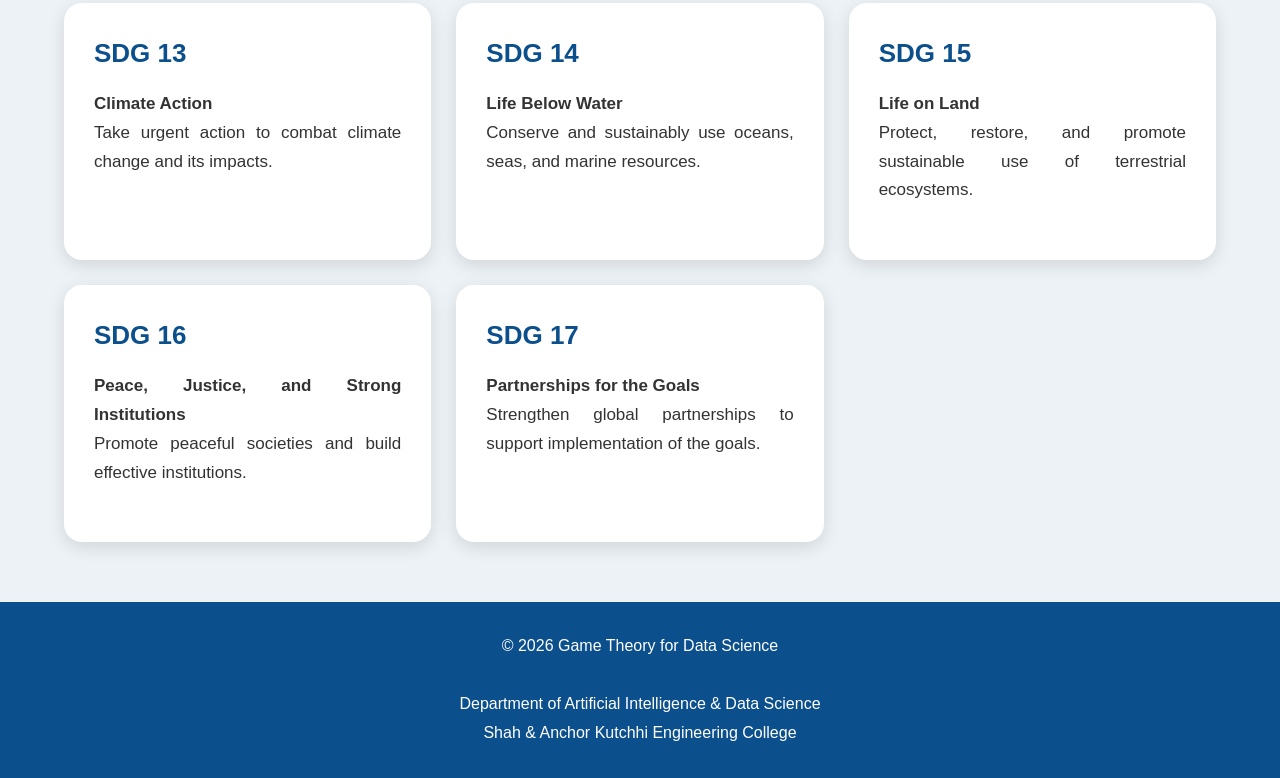
<file: pages/sdgs.html>
<!DOCTYPE html>
<html lang="en">

<head>

<meta charset="UTF-8">
<meta name="viewport" content="width=device-width, initial-scale=1.0">

<title>Sustainable Development Goals | Game Theory for Data Science</title>

<link rel="stylesheet" href="../css/style.css">

</head>

<body>

<!-- ================= HEADER ================= -->

<header>

<div class="hero">

<h1>🎲 Game Theory for Data Science</h1>

<p>
Artificial Intelligence & Data Science Department
<br>
Shah & Anchor Kutchhi Engineering College
</p>

</div>

</header>

<!-- ================= NAVIGATION ================= -->

<nav>

<ul>
<li><a href="../index.html">🏠 Home</a></li>
<li><a href="vision.html">🎯 Vision & Mission</a></li>
<li><a href="outcomes.html">🎓 POs & PSOs</a></li>
<li><a href="sdgs.html">🌍 SDGs</a></li>
<li><a href="course.html">📘 Course</a></li>
<li><a href="modules.html">📚 Modules</a></li>
<li><a href="labs.html">🧪 Labs</a></li>
<li><a href="python.html">💻 Python</a></li>
<li><a href="notes.html">📝 Notes</a></li>


</ul>

</nav>

<section>

<h2>🌍 United Nations Sustainable Development Goals (SDGs)</h2>

<p class="intro">

The United Nations Sustainable Development Goals (SDGs) are a universal call to action to end poverty, protect the planet, and ensure peace and prosperity for all. The following 17 goals provide a shared blueprint for achieving a sustainable future.

</p>

<div class="cards">

<div class="card">
<h3>SDG 1</h3>
<p><b>No Poverty</b><br>End poverty in all its forms everywhere.</p>
</div>

<div class="card">
<h3>SDG 2</h3>
<p><b>Zero Hunger</b><br>End hunger, achieve food security, and improve nutrition.</p>
</div>

<div class="card">
<h3>SDG 3</h3>
<p><b>Good Health and Well-being</b><br>Ensure healthy lives and promote well-being for all at all ages.</p>
</div>

<div class="card">
<h3>SDG 4</h3>
<p><b>Quality Education</b><br>Ensure inclusive and equitable quality education.</p>
</div>

<div class="card">
<h3>SDG 5</h3>
<p><b>Gender Equality</b><br>Achieve gender equality and empower all women and girls.</p>
</div>

<div class="card">
<h3>SDG 6</h3>
<p><b>Clean Water and Sanitation</b><br>Ensure availability and sustainable management of water and sanitation.</p>
</div>

<div class="card">
<h3>SDG 7</h3>
<p><b>Affordable and Clean Energy</b><br>Ensure access to affordable, reliable, sustainable energy.</p>
</div>

<div class="card">
<h3>SDG 8</h3>
<p><b>Decent Work and Economic Growth</b><br>Promote sustained, inclusive economic growth and decent work.</p>
</div>

<div class="card">
<h3>SDG 9</h3>
<p><b>Industry, Innovation, and Infrastructure</b><br>Build resilient infrastructure, promote inclusive industrialization.</p>
</div>

<div class="card">
<h3>SDG 10</h3>
<p><b>Reduced Inequalities</b><br>Reduce inequality within and among countries.</p>
</div>

<div class="card">
<h3>SDG 11</h3>
<p><b>Sustainable Cities and Communities</b><br>Make cities inclusive, safe, resilient, and sustainable.</p>
</div>

<div class="card">
<h3>SDG 12</h3>
<p><b>Responsible Consumption and Production</b><br>Ensure sustainable consumption and production patterns.</p>
</div>

<div class="card">
<h3>SDG 13</h3>
<p><b>Climate Action</b><br>Take urgent action to combat climate change and its impacts.</p>
</div>

<div class="card">
<h3>SDG 14</h3>
<p><b>Life Below Water</b><br>Conserve and sustainably use oceans, seas, and marine resources.</p>
</div>

<div class="card">
<h3>SDG 15</h3>
<p><b>Life on Land</b><br>Protect, restore, and promote sustainable use of terrestrial ecosystems.</p>
</div>

<div class="card">
<h3>SDG 16</h3>
<p><b>Peace, Justice, and Strong Institutions</b><br>Promote peaceful societies and build effective institutions.</p>
</div>

<div class="card">
<h3>SDG 17</h3>
<p><b>Partnerships for the Goals</b><br>Strengthen global partnerships to support implementation of the goals.</p>
</div>

</div>

</section>

<footer>

<p>

© 2026 Game Theory for Data Science

<br><br>

Department of Artificial Intelligence & Data Science

<br>

Shah & Anchor Kutchhi Engineering College

</p>

</footer>

</body>

</html>
</file>
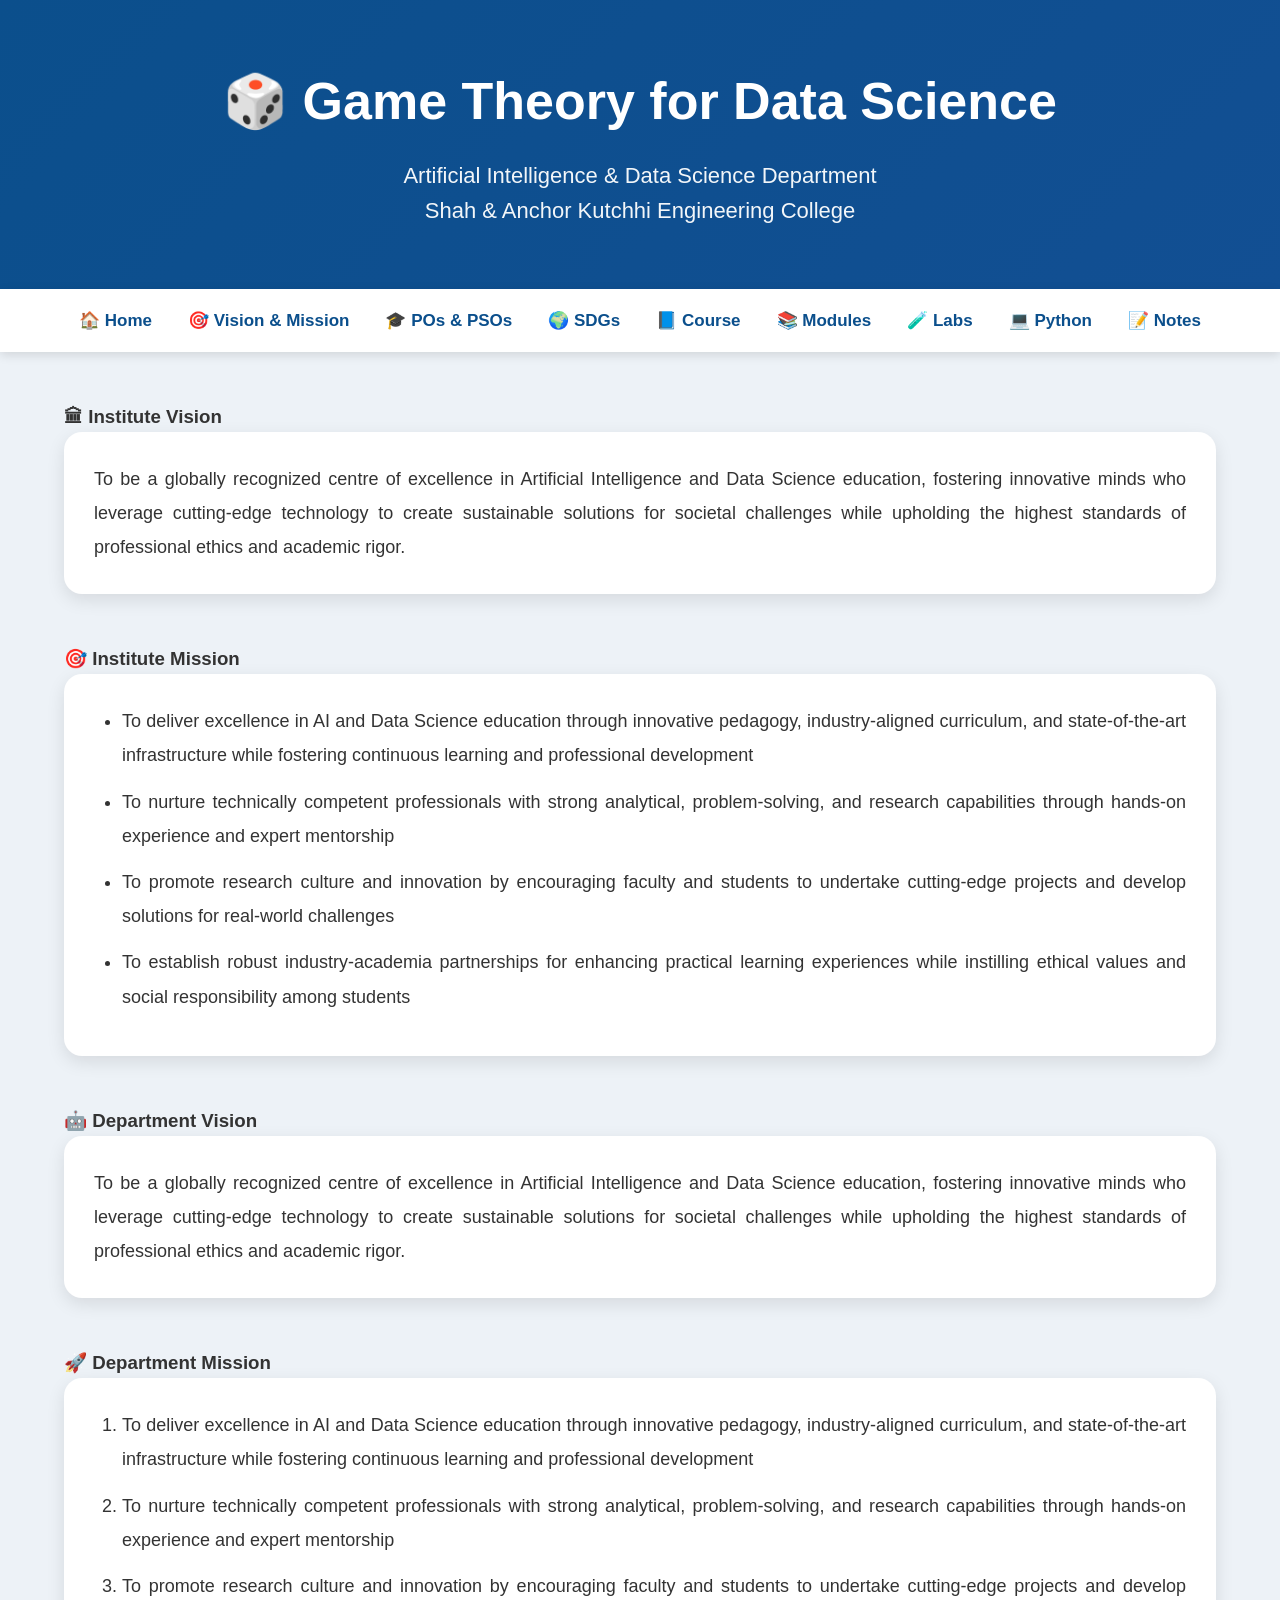
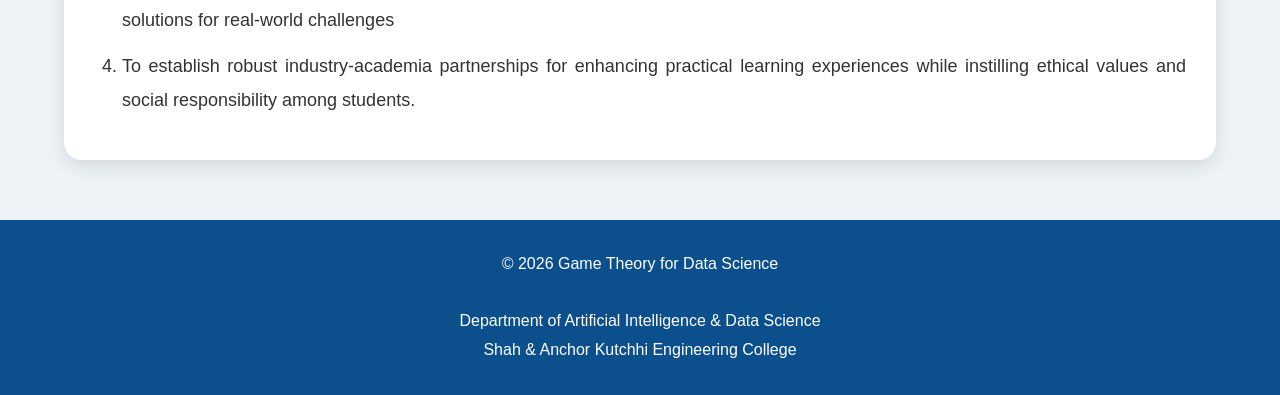
<file: pages/vision.html>
<!DOCTYPE html>
<html lang="en">

<head>

    <meta charset="UTF-8">
    <meta name="viewport" content="width=device-width, initial-scale=1.0">

    <title>Vision Mission | Game Theory for Data Science</title>

    <link rel="stylesheet" href="../css/style.css">

</head>

<body>

<!-- ================= HEADER ================= -->
<header>

<div class="hero">

<h1>🎲 Game Theory for Data Science</h1>

<p>
Artificial Intelligence & Data Science Department
<br>
Shah & Anchor Kutchhi Engineering College
</p>

</div>

</header>

<!-- ================= NAVIGATION ================= -->
<nav>

<ul>


<li><a href="../index.html">🏠 Home</a></li>
<li><a href="vision.html">🎯 Vision & Mission</a></li>
<li><a href="outcomes.html">🎓 POs & PSOs</a></li>
<li><a href="sdgs.html">🌍 SDGs</a></li>
<li><a href="course.html">📘 Course</a></li>
<li><a href="modules.html">📚 Modules</a></li>
<li><a href="labs.html">🧪 Labs</a></li>
<li><a href="python.html">💻 Python</a></li>
<li><a href="notes.html">📝 Notes</a></li>



</ul>

</nav>


<!-- ================= INSTITUTE VISION ================= -->

<section>

<h3>🏛 Institute Vision</h3>

<div class="content-card">

<p>

To be a globally recognized centre of excellence in Artificial Intelligence and Data Science education, fostering innovative minds who leverage cutting-edge technology to create sustainable solutions for societal challenges while upholding the highest standards of professional ethics and academic rigor.

</p>

</div>

</section>

<!-- ================= INSTITUTE MISSION ================= -->

<section>

<h3>🎯 Institute Mission</h3>

<div class="content-card">

<ul>

<li>To deliver excellence in AI and Data Science education through innovative pedagogy, industry-aligned curriculum, and state-of-the-art infrastructure while fostering continuous learning and professional development</li>

<li>To nurture technically competent professionals with strong analytical, problem-solving, and research capabilities through hands-on experience and expert mentorship</li>

<li>To promote research culture and innovation by encouraging faculty and students to undertake cutting-edge projects and develop solutions for real-world challenges</li>

<li>To establish robust industry-academia partnerships for enhancing practical learning experiences while instilling ethical values and social responsibility among students</li>

</ul>

</div>

</section>

<!-- ================= DEPARTMENT VISION ================= -->

<section>

<h3>🤖 Department Vision</h3>

<div class="content-card">

<p>

To be a globally recognized centre of excellence in Artificial Intelligence and Data Science education, fostering innovative minds who leverage cutting-edge technology to create sustainable solutions for societal challenges while upholding the highest standards of professional ethics and academic rigor.

</p>

</div>

</section>

<!-- ================= DEPARTMENT MISSION ================= -->

<section>

<h3>🚀 Department Mission</h3>

<div class="content-card">

<ol>

<li>
To deliver excellence in AI and Data Science education through innovative pedagogy, industry-aligned curriculum, and state-of-the-art infrastructure while fostering continuous learning and professional development
</li>

<li>
To nurture technically competent professionals with strong analytical, problem-solving, and research capabilities through hands-on experience and expert mentorship
</li>

<li>
To promote research culture and innovation by encouraging faculty and students to undertake cutting-edge projects and develop solutions for real-world challenges
</li>

<li>
To establish robust industry-academia partnerships for enhancing practical learning experiences while instilling ethical values and social responsibility among students.
</li>

</ol>

</div>

</section>


<!-- ================= FOOTER ================= -->

<footer>

<p>

© 2026 Game Theory for Data Science

<br><br>

Department of Artificial Intelligence & Data Science

<br>

Shah & Anchor Kutchhi Engineering College

</p>

</footer>

</body>

</html>
</file>
<file: css/style.css>
/* =======================================================
   GTDS Course Portal
   Author : Ms. Jignasha A. S.
======================================================= */

*{
    margin:0;
    padding:0;
    box-sizing:border-box;
    font-family:"Segoe UI",Tahoma,Geneva,Verdana,sans-serif;
}

html{
    scroll-behavior:smooth;
}

body{
    background:#edf2f7;
    color:#333;
    line-height:1.6;
}

/*========================================================
HEADER
========================================================*/

header{
    background:linear-gradient(135deg,#0b4f8c,#124f93);
    color:white;
    text-align:center;
    padding:60px 20px;
}

.hero h1{
    font-size:52px;
    margin-bottom:15px;
}

.hero p{
    font-size:22px;
    opacity:.95;
}

/*========================================================
NAVIGATION
========================================================*/

nav{
    background:white;
    position:sticky;
    top:0;
    z-index:999;
    box-shadow:0 3px 10px rgba(0,0,0,.12);
}

nav ul{
    display:flex;
    justify-content:center;
    align-items:center;
    flex-wrap:wrap;
    list-style:none;
}

nav li{
    margin:18px;
}

nav a{
    color:#0b4f8c;
    text-decoration:none;
    font-weight:600;
    font-size:17px;
    transition:.3s;
}

nav a:hover{
    color:#198754;
}

/*========================================================
SECTIONS
========================================================*/

section{
    width:90%;
    max-width:1300px;
    margin:50px auto;
}

section h2{
    color:#0b4f8c;
    margin-bottom:25px;
    font-size:34px;
}

/*========================================================
WELCOME
========================================================*/

.welcome{

    background:white;

    border-radius:18px;

    padding:35px;

    box-shadow:0 6px 18px rgba(0,0,0,.12);

}

.welcome p{

    font-size:20px;

    margin-top:15px;

}

/*========================================================
CARDS
========================================================*/

.cards{

    display:grid;

    grid-template-columns:repeat(auto-fit,minmax(280px,1fr));

    gap:25px;

}

.card{

    background:white;

    border-radius:18px;

    padding:30px;

    box-shadow:0 5px 18px rgba(0,0,0,.12);

    transition:.3s;

}

.card:hover{

    transform:translateY(-8px);

}

.card h3{

    color:#0b4f8c;

    margin-bottom:15px;

    font-size:26px;

}

.card p{

    margin-bottom:25px;

    font-size:17px;

    line-height:1.7;

}

/*========================================================
BUTTONS
========================================================*/

.btn{

    display:inline-block;

    background:#0b4f8c;

    color:white;

    text-decoration:none;

    padding:12px 24px;

    border-radius:8px;

    transition:.3s;

    font-weight:600;

}

.btn:hover{

    background:#06345d;

}

/*========================================================
LATEST UPDATES
========================================================*/

.updates{

    background:white;

    border-radius:18px;

    padding:35px;

    box-shadow:0 5px 18px rgba(0,0,0,.12);

}

.updates ul{

    margin-left:25px;

}

.updates li{

    margin:15px 0;

    font-size:19px;

}

/*========================================================
FOOTER
========================================================*/

footer{

    background:#0b4f8c;

    color:white;

    text-align:center;

    padding:30px;

    margin-top:60px;

}

footer p{

    line-height:1.8;

}

/*========================================================
RESPONSIVE
========================================================*/

@media(max-width:900px){

.hero h1{

    font-size:36px;

}

.hero p{

    font-size:18px;

}

nav ul{

    flex-direction:column;

}

nav li{

    margin:12px;

}

section{

    width:95%;

}

section h2{

    font-size:28px;

}

.card{

    padding:22px;

}

}

/*==========================================
Course Overview
==========================================*/

.overview-grid{

    display:grid;

    grid-template-columns:repeat(4,1fr);

    gap:25px;

}

@media(max-width:1000px){

    .overview-grid{

        grid-template-columns:repeat(2,1fr);

    }

}

@media(max-width:650px){

    .overview-grid{

        grid-template-columns:1fr;

    }

}


.overview-card{

    background:#fff;

    border-radius:18px;

    overflow:hidden;

    box-shadow:0 8px 20px rgba(0,0,0,0.08);

    transition:0.3s;

    text-align:center;

    padding-bottom:25px;

}

.overview-card:hover{

    transform:translateY(-8px);

    box-shadow:0 15px 35px rgba(0,0,0,0.18);

}

.card-top{

    height:8px;

    background:#0b4f8c;

}

.icon{

    font-size:42px;

    margin-top:20px;

}


.label{

    margin-top:18px;

    font-size:24px;

    font-weight:600;

    color:#4a4a4a;

}

.value{

    margin-top:15px;

    font-size:30px;

    font-weight:700;

    color:#0b4f8c;

    word-break:break-word;

    overflow-wrap:break-word;

}

.highlight{

    border:3px solid #0b4f8c;

}

.highlight .value{

    color:#198754;

}

/*==========================================
Value Sizes
==========================================*/
.code{

    font-size:20px;

    letter-spacing:1px;

}
.number{

    font-size:20px;

}

.duration{

    font-size:20px;

}
.assessment{

    font-size:20px;

}


/*==========================================
Content Cards
==========================================*/

.content-card{

    background:#ffffff;

    padding:30px;

    border-radius:18px;

    box-shadow:0 6px 18px rgba(0,0,0,0.10);

}

/* Paragraphs */

.content-card p{

    text-align:justify;

    text-justify:inter-word;

    font-size:18px;

    line-height:1.9;

}

/* Lists */

.content-card ul,
.content-card ol{

    margin-left:28px;

}

.content-card li{

    text-align:justify;

    text-justify:inter-word;

    font-size:18px;

    line-height:1.9;

    margin-bottom:12px;

}


/*========================================================
Accordion (POs & PSOs)
========================================================*/

details{

    background:white;

    margin-bottom:18px;

    border-radius:12px;

    box-shadow:0 5px 15px rgba(0,0,0,.10);

    overflow:hidden;

}

summary{

    cursor:pointer;

    padding:18px 25px;

    font-size:22px;

    font-weight:600;

    color:#0b4f8c;

    background:#f8f9fb;

    list-style:none;

}

summary::-webkit-details-marker{

    display:none;

}

summary::after{

    content:"+";

    float:right;

    font-size:28px;

    font-weight:bold;

}

details[open] summary::after{

    content:"−";

}

details p{

    padding:25px;

    font-size:18px;

    line-height:1.8;

    text-align:justify;

}


/*========================================================
Course Outcomes
========================================================*/

.co-list{

    display:flex;

    flex-direction:column;

    gap:22px;

    margin-top:30px;

}

.co-item{

    background:#ffffff;

    border-left:8px solid #0b4f8c;

    border-radius:10px;

    padding:22px 28px;

    box-shadow:0 5px 15px rgba(0,0,0,0.08);

    transition:0.3s;

}

.co-item:hover{

    transform:translateX(8px);

    box-shadow:0 8px 20px rgba(0,0,0,0.12);

}

.co-item h3{

    color:#0b4f8c;

    font-size:30px;

    margin-bottom:12px;

}

.co-item p{

    font-size:20px;

    line-height:1.8;

    text-align:justify;

}


/*==========================================
MODULES
==========================================*/

.module-card{

background:#fff;

border-radius:18px;

overflow:hidden;

box-shadow:0 8px 18px rgba(0,0,0,.10);

margin-bottom:35px;

}

.module-header{

background:#0b4f8c;

color:#fff;

padding:18px 25px;

display:flex;

justify-content:space-between;

align-items:center;

flex-wrap:wrap;

}

.module-title{

font-size:28px;

font-weight:700;

}

.module-info{

display:flex;

gap:20px;

font-weight:600;

}

.module-subtitle{

padding:18px 25px;

font-size:22px;

font-weight:600;

color:#0b4f8c;

border-bottom:2px solid #e5e5e5;

}

.module-grid{

display:grid;

grid-template-columns:1fr 1fr;

gap:0;

}

.module-column{

padding:25px;

}

.module-column:first-child{

border-right:2px solid #ececec;

}

.module-column h4{

color:#0b4f8c;

margin-bottom:18px;

font-size:23px;

}

.module-column ol,
.module-column ul{

padding-left:22px;

}

.module-column li{

margin-bottom:10px;

line-height:1.7;

text-align:justify;

}

@media(max-width:900px){

.module-grid{

grid-template-columns:1fr;

}

.module-column:first-child{

border-right:none;

border-bottom:2px solid #ececec;

}

}


/*==========================================
LAB TABLE
==========================================*/

.table-container{

overflow-x:auto;

margin-top:30px;

}

.lab-table{

width:100%;

border-collapse:collapse;

background:white;

border-radius:15px;

overflow:hidden;

box-shadow:0 8px 18px rgba(0,0,0,.10);

}

.lab-table thead{

background:#0b4f8c;

color:white;

}

.lab-table th{

padding:18px;

font-size:18px;

}

.lab-table td{

padding:16px;

border-bottom:1px solid #e8e8e8;

vertical-align:middle;

}

.lab-table tbody tr{

transition:.25s;

}

.lab-table tbody tr:hover{

background:#eef6ff;

}

.lab-table td:nth-child(1){

text-align:center;

font-weight:bold;

width:70px;

}

.lab-table td:nth-child(3){

text-align:center;

font-weight:bold;

color:#0b4f8c;

width:90px;

}

.table-btn{

display:inline-block;

padding:8px 18px;

background:#0b4f8c;

color:white;

text-decoration:none;

border-radius:8px;

font-weight:600;

transition:.3s;

}

.table-btn:hover{

background:#06345d;

}

.code{

background:#198754;

}

.code:hover{

background:#0f6d43;

}



/*========================================================
QUICK ACCESS MARQUEE
========================================================*/

.quick-marquee{

overflow:hidden;

width:100%;

padding:15px 0;

}

.quick-track{

display:flex;

gap:25px;

width:max-content;

animation:scrollCards 35s linear infinite;

}

.quick-track:hover{

animation-play-state:paused;

}

.quick-track .card{

min-width:320px;

max-width:320px;

flex-shrink:0;

}

@keyframes scrollCards{

0%{

transform:translateX(0);

}

100%{

transform:translateX(-50%);

}

}


/*========================================================
NOTES PAGE
========================================================*/

.notes-intro{

    font-size:18px;

    text-align:justify;

    margin-bottom:35px;

    line-height:1.8;

    color:#444;

}

/* Module title */

.card h3{

    color:#0b4f8c;

    margin-bottom:15px;

}

/* Module description */

.card p{

    text-align:justify;

    margin-bottom:25px;

    line-height:1.7;

}

/* Buttons inside Notes page */

.card .btn{

    margin-right:10px;

    margin-top:10px;

}

/* Download button */

.download{

    background:#198754;

}

.download:hover{

    background:#146c43;

}
</file>
